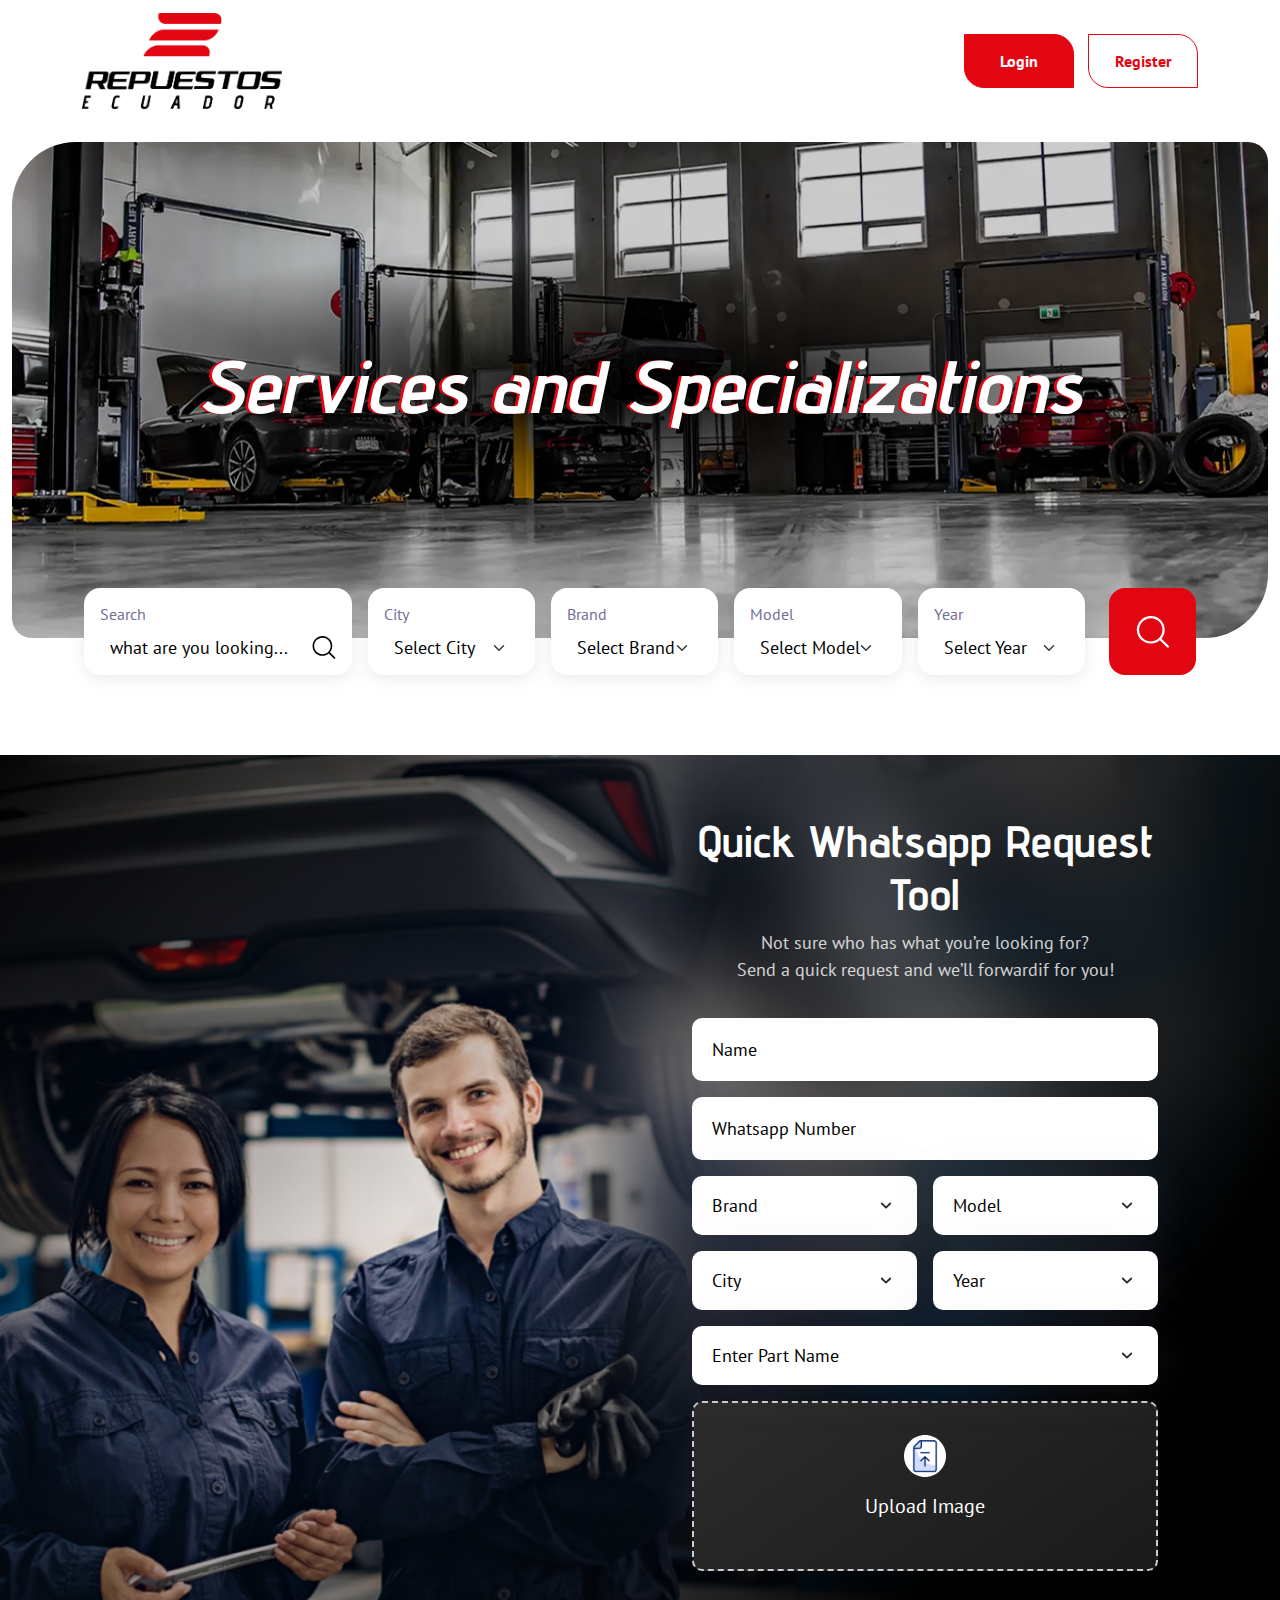
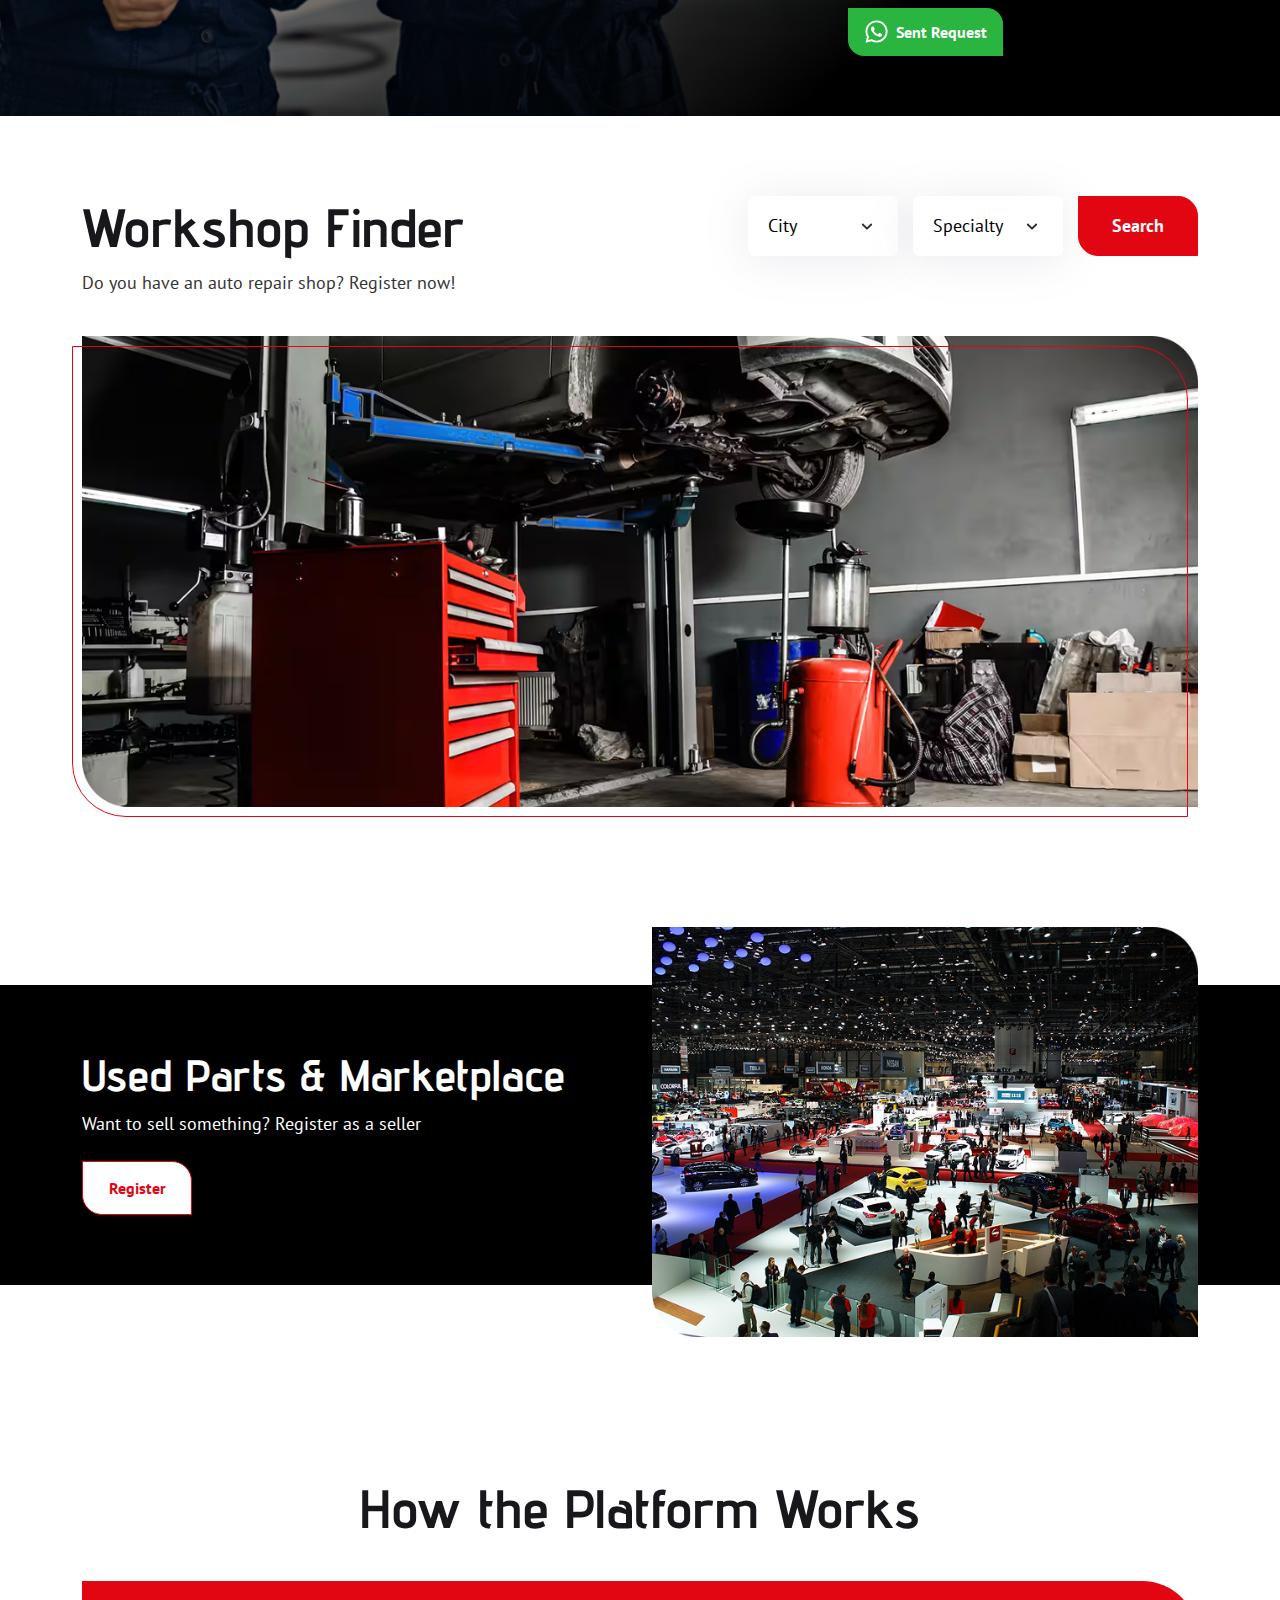
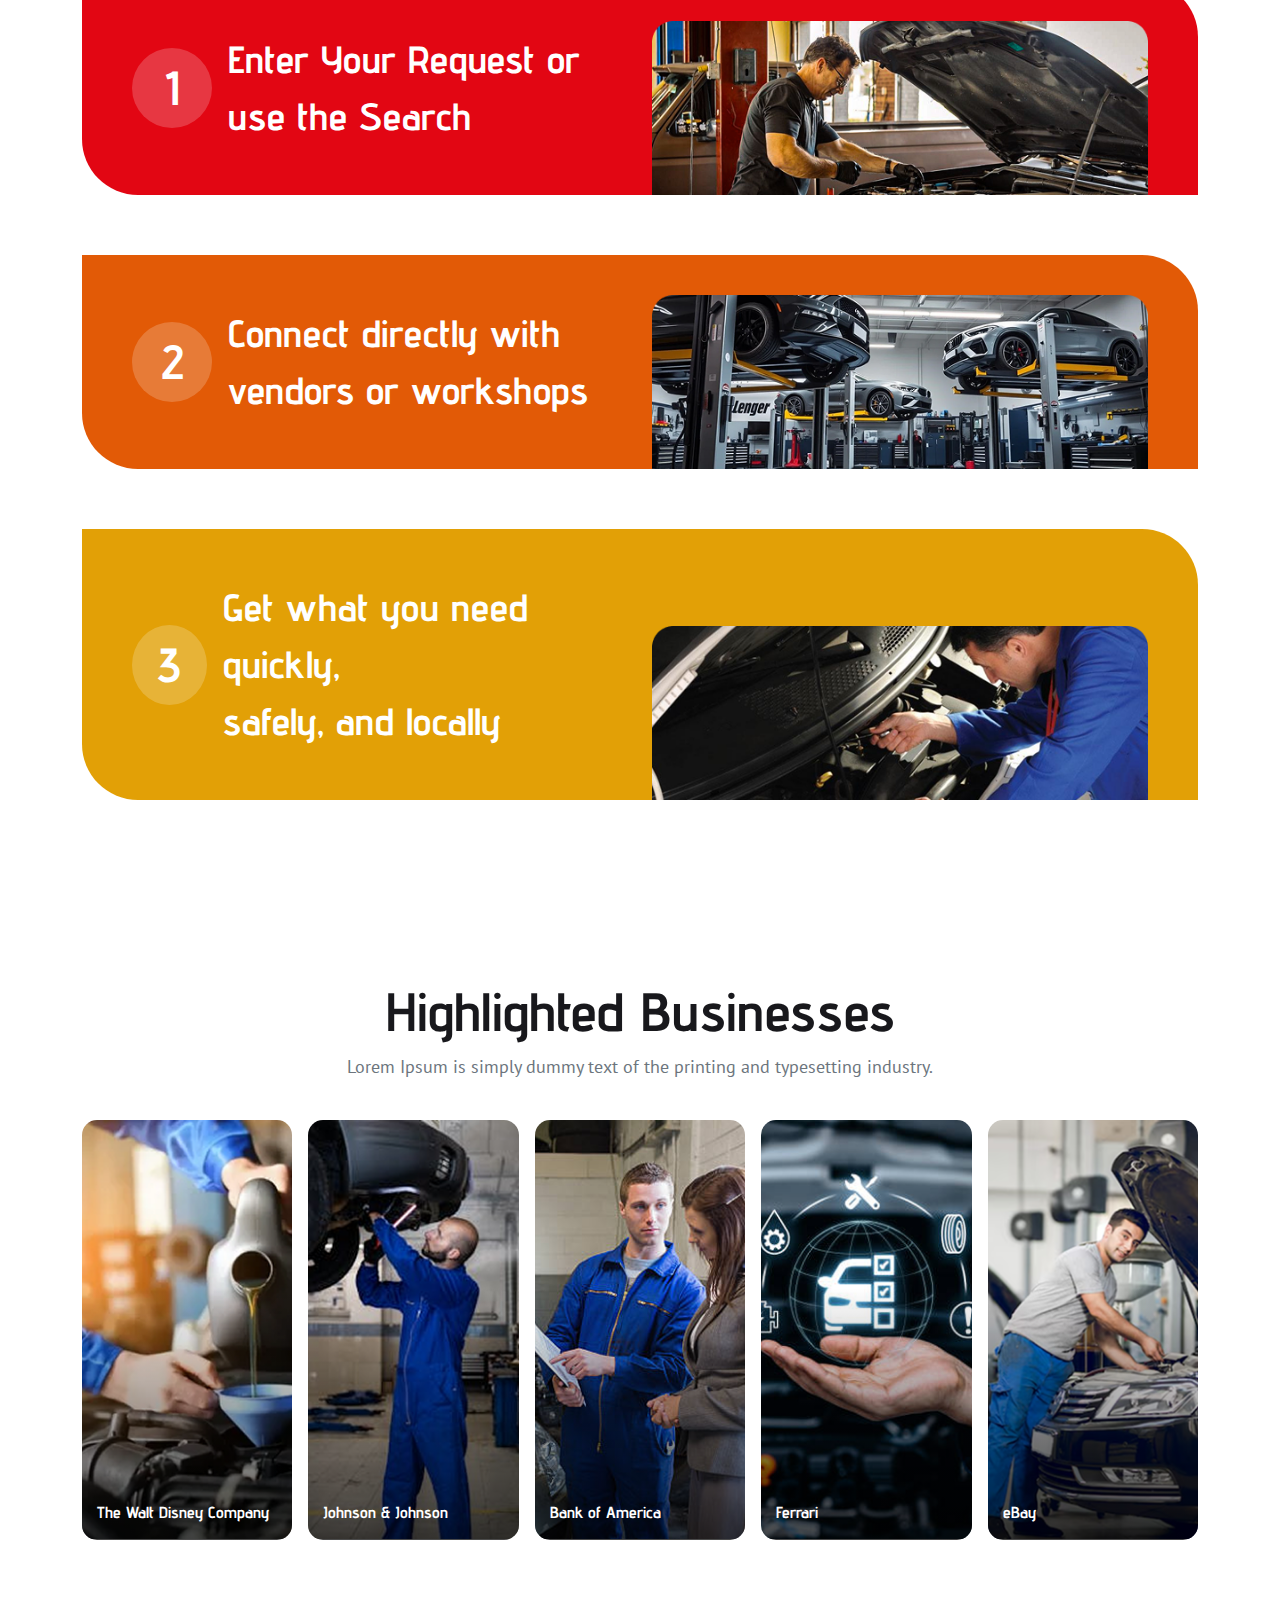
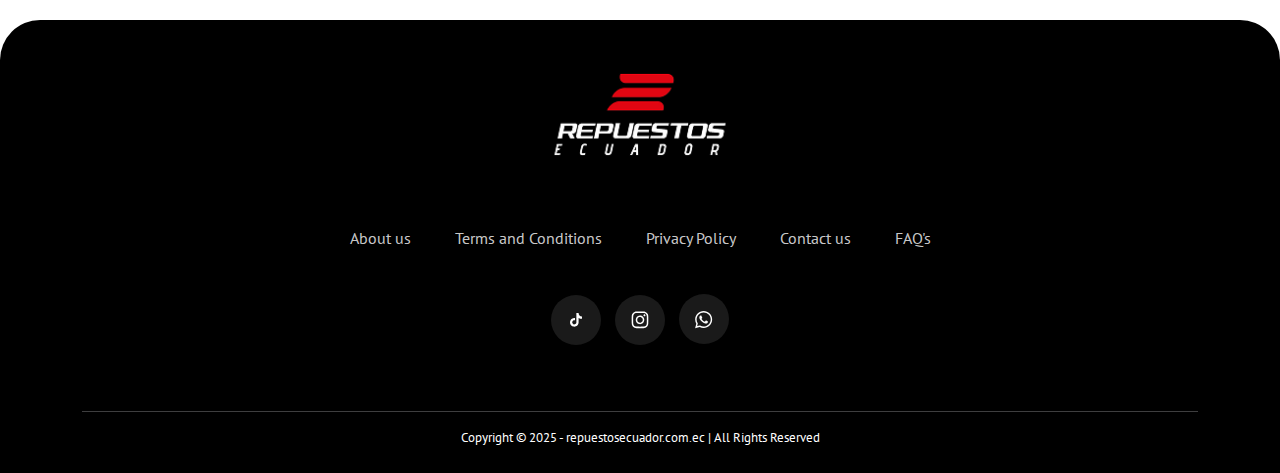
<file: index.html>
<!DOCTYPE html>
<html lang="en">
  <head>
    <meta charset="UTF-8" />
    <meta http-equiv="X-UA-Compatible" content="IE=edge" />
    <meta
      name="viewport"
      content="width=device-width, initial-scale=1.0, maximum-scale=1.0, user-scalable=no"
    />
    <title>Repuestos - Home</title>
    <link rel="stylesheet" href="css/all.min.css" />
    <link rel="stylesheet" href="css/bootstrap.min.css" />
    <link rel="stylesheet" href="css/style.css" />
  </head>
  <body>
    <header class="main-header">
      <div class="container">
        <nav class="navbar navbar-expand-lg navbar-light">
          <a class="navbar-brand" href="index.html">
            <img src="img/logo.png" alt="logo" />
          </a>
          <button
            class="navbar-toggler"
            type="button"
            data-bs-toggle="collapse"
            data-bs-target="#navbarSupportedContent"
            aria-controls="navbarSupportedContent"
            aria-expanded="false"
            aria-label="Toggle navigation"
          >
            <span class="navbar-toggler-icon"></span>
          </button>

          <div
            class="collapse navbar-collapse justify-content-end"
            id="navbarSupportedContent"
          >
            <ul class="navbar-nav header-btn">
              <li class="nav-item login-btn dropdown">
                <a
                  class="nav-link dropdown-toggle menu-list"
                  href="#"
                  id="login"
                  role="button"
                  data-bs-toggle="dropdown"
                  aria-expanded="false"
                >
                  Login
                </a>
                <ul class="dropdown-menu" aria-labelledby="login">
                  <li>
                    <a class="dropdown-item" href="login.html">Customer</a>
                  </li>
                  <li>
                    <a class="dropdown-item" href="login.html"
                      >Auto Parts Store</a
                    >
                  </li>
                  <li>
                    <a class="dropdown-item" href="login.html">Workshop</a>
                  </li>
                </ul>
              </li>
              <li class="nav-item register-btn dropdown">
                <a
                  class="nav-link dropdown-toggle menu-list"
                  href="sign-up.html"
                >
                  Register
                </a>
              </li>
              <!-- <li class="nav-item register-btn dropdown">
                <a
                  class="nav-link dropdown-toggle menu-list"
                  href="#"
                  id="Register"
                  role="button"
                  data-bs-toggle="dropdown"
                  aria-expanded="false"
                >
                  Register
                </a>
                <ul class="dropdown-menu" aria-labelledby="Register">
                  <li><a class="dropdown-item" href="#">Action</a></li>
                  <li><a class="dropdown-item" href="#">Another action</a></li>
                  <li>
                    <a class="dropdown-item" href="#">Something else here</a>
                  </li>
                </ul>
              </li> -->
            </ul>
          </div>
        </nav>
      </div>
    </header>
    <!-- Hero-section -->
    <section class="hero-section">
      <div class="container-fluid">
        <div class="hero-inner-section">
          <h1>Services and Specializations</h1>
        </div>
      </div>
    </section>
    <!--search-section  -->
    <section class="search-section">
      <div class="container">
        <div class="search-inner-section">
          <!-- Search -->
          <div class="filter-box filter-box-one">
            <label class="form-label">Search</label>
            <div class="d-flex align-items-center">
              <input
                type="text"
                class="form-control"
                placeholder="what are you looking..."
              />
              <img src="img/search-black.svg" alt="search-black" />
            </div>
          </div>

          <!-- City -->
          <div class="filter-box">
            <label class="form-label">City</label>
            <select class="form-select">
              <option selected>Select City</option>
              <option>New York</option>
            </select>
          </div>

          <!-- Brand -->
          <div class="filter-box">
            <label class="form-label">Brand</label>
            <select class="form-select">
              <option selected>Select Brand</option>
              <option>Honda</option>
            </select>
          </div>

          <!-- Model -->
          <div class="filter-box">
            <label class="form-label">Model</label>
            <select class="form-select">
              <option selected>Select Model</option>
              <option>Civic</option>
            </select>
          </div>

          <!-- Year -->
          <div class="filter-box">
            <label class="form-label">Year</label>
            <select class="form-select">
              <option selected>Select Year</option>
              <option>2024</option>
            </select>
          </div>

          <!-- Search Button -->
          <a href="search.html">
            <button class="search-button">
              <img src="img/search-white.svg" alt="search-white" />
            </button>
          </a>
        </div>
      </div>
    </section>
    <!--Request Tool section  -->
    <section class="request-tool-section">
      <div class="container">
        <div class="row justify-content-end">
          <div class="col-lg-6">
            <div class="request-tool-inner">
              <div class="request-tool-head">
                <h2>Quick Whatsapp Request Tool</h2>
                <p>
                  Not sure who has what you’re looking for? <br />
                  Send a quick request and we’ll forwardif for you!
                </p>
              </div>
              <div class="parts-form-wrapper">
                <form class="parts-form">
                  <!-- Name -->
                  <div class="mb-3">
                    <input type="text" class="parts-input" placeholder="Name" />
                  </div>

                  <!-- WhatsApp -->
                  <div class="mb-3">
                    <input
                      type="text"
                      class="parts-input"
                      placeholder="Whatsapp Number"
                    />
                  </div>

                  <!-- Brand & Model -->
                  <div class="row g-3 mb-3">
                    <div class="col">
                      <select class="parts-select">
                        <option disabled selected>Brand</option>
                        <option>Samsung</option>
                        <option>Apple</option>
                        <option>Vivo</option>
                      </select>
                    </div>
                    <div class="col">
                      <select class="parts-select">
                        <option disabled selected>Model</option>
                        <option>Samsung</option>
                        <option>Apple</option>
                        <option>Vivo</option>
                      </select>
                    </div>
                  </div>

                  <!-- City & Year -->
                  <div class="row g-3 mb-3">
                    <div class="col">
                      <select class="parts-select">
                        <option disabled selected>City</option>
                        <option>Ahmedabad</option>
                        <option>Surat</option>
                      </select>
                    </div>
                    <div class="col">
                      <select class="parts-select">
                        <option disabled selected>Year</option>
                        <option>2024</option>
                        <option>2023</option>
                        <option>2022</option>
                      </select>
                    </div>
                  </div>

                  <!-- Part Name -->
                  <div class="mb-3">
                    <select class="parts-select">
                      <option disabled selected>Enter Part Name</option>
                      <option>Samsung</option>
                      <option>Apple</option>
                      <option>Vivo</option>
                    </select>
                  </div>

                  <!-- Upload Image -->
                  <div class="mb-3">
                    <label
                      for="parts-upload"
                      class="parts-upload-label d-block"
                    >
                      <img src="img/upload.svg" alt="" />
                      <p>Upload Image</p>
                    </label>
                    <input type="file" id="parts-upload" class="d-none" />
                  </div>

                  <!-- Submit -->
                  <button
                    type="submit"
                    class="parts-submit-btn"
                    onclick="myFunction()"
                  >
                    <img src="img/whatsapp.svg" alt="whatsapp" /> Sent Request
                  </button>
                </form>
              </div>
            </div>
          </div>
        </div>
      </div>
    </section>
    <!-- workshop-finder -->
    <section class="workshop-finder">
      <div class="container">
        <div class="header-area">
          <div class="text-area">
            <h2 class="title">Workshop Finder</h2>
            <p class="subtitle">
              Do you have an auto repair shop?
              <a href="sign-up.html">Register now!</a>
            </p>
          </div>

          <form class="form-area">
            <select class="custom-select">
              <option disabled selected>City</option>
              <option>Ahmedabad</option>
              <option>Surat</option>
            </select>
            <select class="custom-select">
              <option disabled selected>Specialty</option>
              <option>Engine</option>
              <option>Tyres</option>
            </select>
            <button type="submit" class="search-btn">Search</button>
          </form>
        </div>

        <div class="image-box">
          <img
            src="img/workshop-finder.png"
            alt="Workshop"
            class="workshop-image"
          />
        </div>
      </div>
    </section>
    <!-- marketplace-section -->
    <section class="marketplace-section">
      <div class="container">
        <div class="row align-items-center">
          <div class="col-lg-6">
            <div class="text-box">
              <h2>Used Parts & Marketplace</h2>
              <p>Want to sell something? Register as a seller</p>
              <a href="#" class="register-btn">Register</a>
            </div>
          </div>
          <div class="col-lg-6">
            <div class="image-marketplace">
              <img src="img/marketplace-bg.png" alt="Marketplace Image" />
            </div>
          </div>
        </div>
      </div>
    </section>
    <!-- platform-steps -->

    <section class="platform-steps">
      <div class="container">
        <h2 class="text-center">How the Platform Works</h2>
        <div class="sticky-section">
          <div class="scroll-section">
            <!-- Step 1 -->
            <div class="bg-red step text-white">
              <div class="row align-items-end">
                <div class="col-md-6">
                  <div
                    class="platform-text-inner d-flex align-items-center gap-3"
                  >
                    <div class="step-circle">1</div>
                    <p class="mb-0">
                      Enter Your Request or <br />
                      use the Search
                    </p>
                  </div>
                </div>
                <div class="col-md-6">
                  <img
                    src="img/platform-steps-1.png"
                    class="img-fluid h-100 w-100 object-fit-cover"
                    alt="Step 1"
                  />
                </div>
              </div>
            </div>

            <!-- Step 2 -->
            <div class="bg-orange step text-white">
              <div class="row align-items-end">
                <div class="col-md-6">
                  <div
                    class="platform-text-inner d-flex align-items-center gap-3"
                  >
                    <div class="step-circle">2</div>
                    <p class="mb-0">
                      Connect directly with <br />
                      vendors or workshops
                    </p>
                  </div>
                </div>
                <div class="col-md-6">
                  <img
                    src="img/platform-steps-2.png"
                    class="img-fluid h-100 w-100 object-fit-cover"
                    alt="Step 2"
                  />
                </div>
              </div>
            </div>

            <!-- Step 3 -->
            <div class="bg-yellow step text-white">
              <div class="row align-items-end">
                <div class="col-md-6">
                  <div
                    class="platform-text-inner d-flex align-items-center gap-3"
                  >
                    <div class="step-circle">3</div>
                    <p class="mb-0">
                      Get what you need quickly, <br />
                      safely, and locally
                    </p>
                  </div>
                </div>
                <div class="col-md-6">
                  <img
                    src="img/platform-steps-3.png"
                    class="img-fluid h-100 w-100 object-fit-cover"
                    alt="Step 3"
                  />
                </div>
              </div>
            </div>
          </div>
        </div>
      </div>
    </section>

    <!-- Highlighted Businesses Section -->
    <section class="highlighted-section">
      <div class="container text-center">
        <h2>Highlighted Businesses</h2>
        <p class="text-muted">
          Lorem Ipsum is simply dummy text of the printing and typesetting
          industry.
        </p>

        <div class="highlight-main-wrap">
          <div class="highlight-inner">
            <div
              class="highlight-card"
              style="background-image: url('img/Highlighted-1.png')"
            >
              <p>The Walt Disney Company</p>
            </div>
          </div>
          <div class="highlight-inner">
            <div
              class="highlight-card"
              style="background-image: url('img/Highlighted-2.png')"
            >
              <p>Johnson & Johnson</p>
            </div>
          </div>
          <div class="highlight-inner">
            <div
              class="highlight-card"
              style="background-image: url('img/Highlighted-3.png')"
            >
              <p>Bank of America</p>
            </div>
          </div>
          <div class="highlight-inner">
            <div
              class="highlight-card"
              style="background-image: url('img/Highlighted-4.png')"
            >
              <p>Ferrari</p>
            </div>
          </div>
          <div class="highlight-inner">
            <div
              class="highlight-card"
              style="background-image: url('img/Highlighted-5.png   ')"
            >
              <p>eBay</p>
            </div>
          </div>
        </div>
      </div>
    </section>

    <!-- Footer -->
    <footer class="footer-section">
      <div class="container text-center">
        <img src="img/footer-logo.png" alt="Logo" class="footer-logo mb-4" />

        <div class="footer-links">
          <a href="#">About us</a>
          <a href="#">Terms and Conditions</a>
          <a href="#">Privacy Policy</a>
          <a href="#">Contact us</a>
          <a href="#">FAQ's</a>
        </div>

        <div class="social-icons mb-4">
          <a href="#"><img src="img/tiktok 1.svg" alt="tiktok" /></a>
          <a href="#"><img src="img/instagram 1.svg" alt="" /></a>
          <a href="#"><img src="img/whatsapp-footer.svg" alt="" /></a>
        </div>

        <div class="footer-bottom">
          <hr class="bg-light" />
          <p>Copyright © 2025 - repuestosecuador.com.ec | All Rights Reserved</p>
        </div>
      </div>
    </footer>

    <script src="js/bootstrap.bundle.min.js"></script>

    <script>
      function myFunction() {
        alert(
          "Your request has been shared with respective stores successfully"
        );
      }
    </script>

    <script src="js/gsap.min.js"></script>
    <script src="js/ScrollTrigger.min.js"></script>

    <script>
      gsap.registerPlugin(ScrollTrigger);

      // Run only if screen width is greater than 768px (desktop/tablet)
      if (window.innerWidth > 768) {
        const steps = document.querySelectorAll(".step");

        steps.forEach((step, index) => {
          ScrollTrigger.create({
            trigger: step,
            start: "top top+=100", // stick when top of step hits 100px from top (below h2)
            end: () => {
              const height = step.offsetHeight;
              return `+=${height}`;
            },
            pin: true,
            pinSpacing: false,
            markers: false,
          });
        });
      }
    </script>
  </body>
</html>
</file>
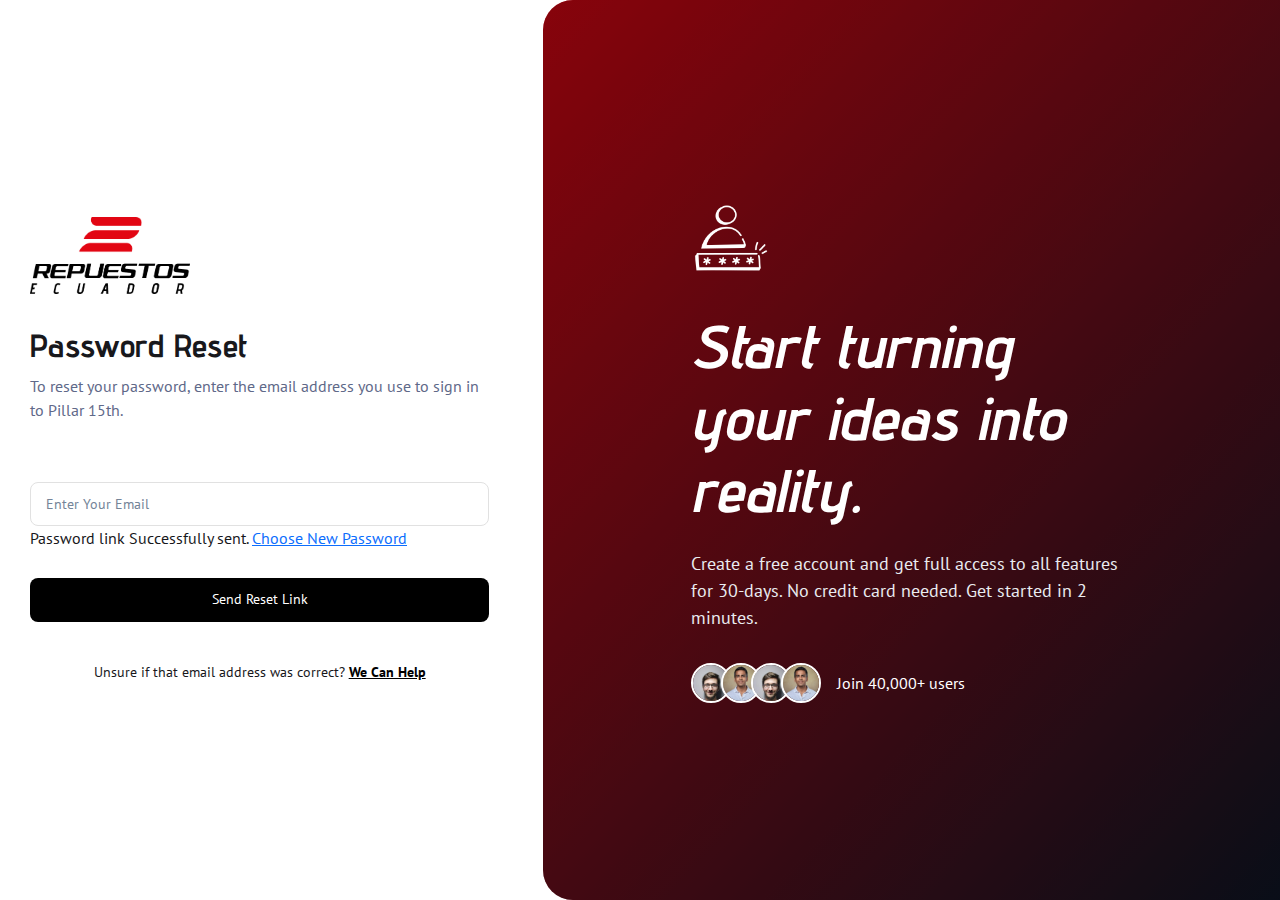
<file: forgot-password.html>
<!DOCTYPE html>
<html lang="en">
  <head>
    <meta charset="UTF-8" />
    <meta http-equiv="X-UA-Compatible" content="IE=edge" />
    <meta name="viewport" content="width=device-width, initial-scale=1.0" />
    <title>Forgot-Password</title>
    <link
      rel="stylesheet"
      href="https://cdnjs.cloudflare.com/ajax/libs/font-awesome/5.13.0/css/all.min.css"
    />
    <link rel="stylesheet" href="css/bootstrap.min.css" />
    <link rel="stylesheet" href="css/login.css" />
  </head>
  <body>
    <section class="form-body">
      <div class="login-inner">
        <div class="row align-items-center justify-content-center">
          <div class="col-lg-5 col-md-6">
            <div class="form-details-wrap">
              <div class="brand-logo">
                <a href="login.html">
                  <img src="img/logo.png" alt="logo" class="img-fluid" />
                </a>
              </div>
              <div class="form-title">
                <h3>Password Reset</h3>
                <p>
                  To reset your password, enter the email address you use to
                  sign in to Pillar 15th.
                </p>
              </div>
              <form class="login-wrap">
                <input
                  type="email"
                  placeholder="Enter Your Email"
                  class="email-wrap"
                />
                <div id="sectiontohide">
                  Password link Successfully sent.
                  <a href="new-password.html">Choose New Password</a>
                </div>
                <!-- <button type="submit">Send Reset Link</button> -->
              </form>
              <button
                onclick="toggle_div_fun('sectiontohide');"
                class="reset-btn"
              >
                Send Reset Link
              </button>

              <div class="form-footer">
                <p class="mb-0">
                  Unsure if that email address was correct?
                  <a href="#">We Can Help</a>
                </p>
              </div>
            </div>
          </div>
          <div class="col-lg-7">
            <div class="form-bg-right">
              <div class="testimonial">
                <img
                  src="img/login.png"
                  alt="login"
                  class="img-fluid login-temp"
                />
                <h2>Start turning your ideas into reality.</h2>
                <p>
                  Create a free account and get full access to all features for
                  30-days. No credit card needed. Get started in 2 minutes.
                </p>
                <div class="users-list">
                  <ul>
                    <li>
                      <div class="user-profile">
                        <img
                          src="img/profile1.jpg"
                          alt="profile1"
                          class="img-fluid"
                        />
                      </div>
                    </li>
                    <li>
                      <div class="user-profile">
                        <img
                          src="img/profile2.jpg"
                          alt="profile2"
                          class="img-fluid"
                        />
                      </div>
                    </li>
                    <li>
                      <div class="user-profile">
                        <img
                          src="img/profile1.jpg"
                          alt="profile1"
                          class="img-fluid"
                        />
                      </div>
                    </li>
                    <li>
                      <div class="user-profile">
                        <img
                          src="img/profile2.jpg"
                          alt="profile2"
                          class="img-fluid"
                        />
                      </div>
                    </li>
                  </ul>
                  <span>Join 40,000+ users</span>
                </div>
              </div>
            </div>
          </div>
        </div>
      </div>
    </section>
    <script src="js/bootstrap.bundle.min.js"></script>

    <script>
      function toggle_div_fun(id) {
        var divelement = document.getElementById(id);
        if (divelement.style.display == "block")
          divelement.style.display = "block";
        else divelement.style.display = "block";
      }
    </script>
  </body>
</html>
</file>
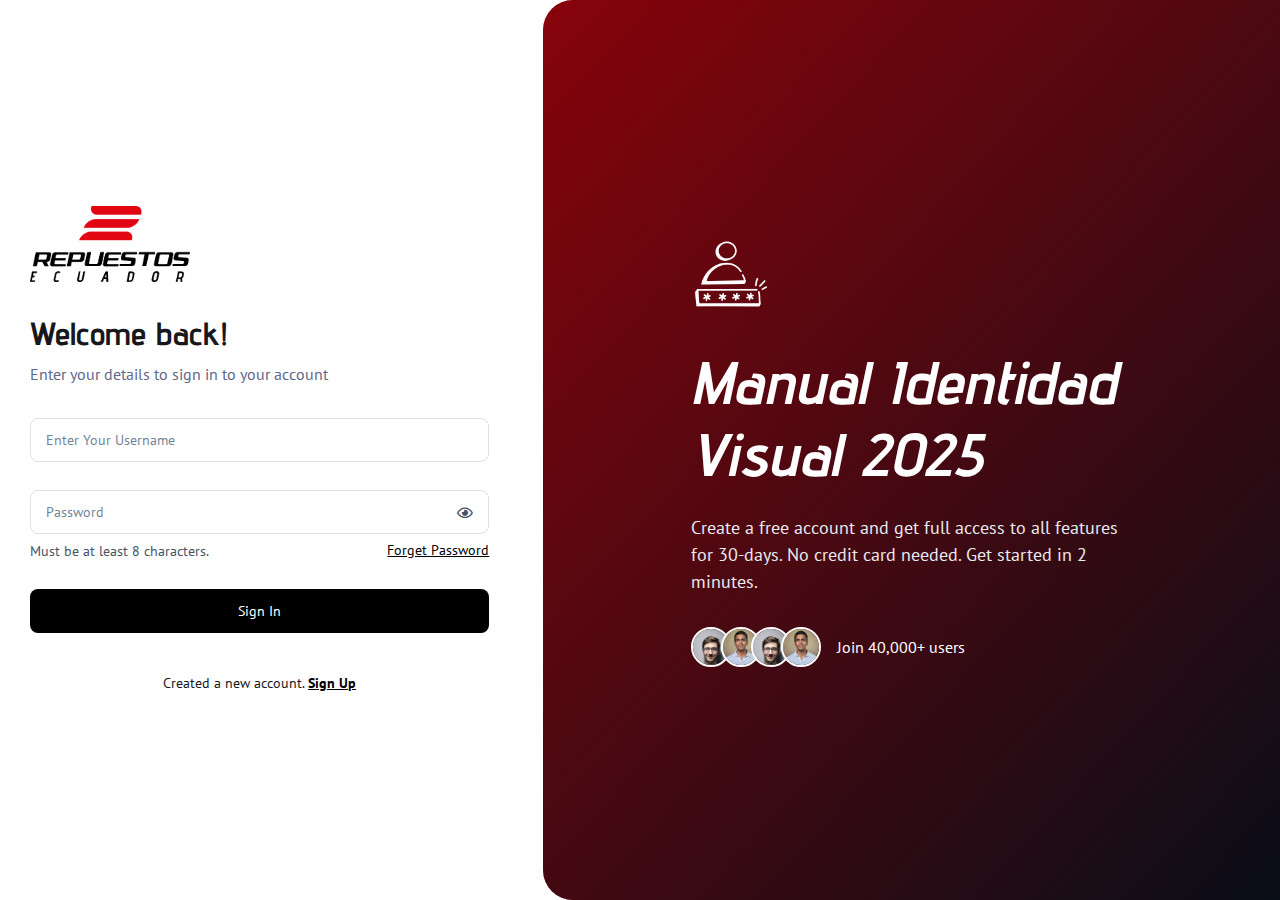
<file: login.html>
<!DOCTYPE html>
<html lang="en">
  <head>
    <meta charset="UTF-8" />
    <meta http-equiv="X-UA-Compatible" content="IE=edge" />
    <meta name="viewport" content="width=device-width, initial-scale=1.0" />
    <title>Login-page</title>
    <link
      rel="stylesheet"
      href="https://cdnjs.cloudflare.com/ajax/libs/font-awesome/5.13.0/css/all.min.css"
    />
    <link rel="stylesheet" href="css/bootstrap.min.css" />
    <link rel="stylesheet" href="css/login.css" />
  </head>
  <body>
    <section class="form-body">
      <div class="login-inner">
        <div class="row align-items-center justify-content-center">
          <div class="col-lg-5 col-md-6">
            <div class="form-details-wrap">
              <div class="brand-logo">
                <a href="login.html">
                  <img src="img/logo.png" alt="logo" class="img-fluid" />
                </a>
              </div>
              <div class="form-title">
                <h3>Welcome back!</h3>
                <p>Enter your details to sign in to your account</p>
              </div>
              <form class="login-wrap">
                <input type="text" placeholder="Enter Your Username" />
                <div class="pass-wrap">
                  <input
                    type="password"
                    name="password"
                    placeholder="Password"
                    autocomplete="current-password"
                    required=""
                    id="id_password"
                  />
                  <i class="far fa-eye" id="togglePassword"></i>
                </div>
                <div class="forget-wrap">
                  <span>Must be at least 8 characters.</span>
                  <a href="forgot-password.html">Forget Password</a>
                </div>
                <button type="submit">Sign In</button>
              </form>
              <div class="form-footer">
                <p class="mb-0">
                  Created a new account. <a href="sign-up.html">Sign Up</a>
                </p>
              </div>
            </div>
          </div>
          <div class="col-lg-7">
            <div class="form-bg-right">
              <div class="testimonial">
                <img
                  src="img/login.png"
                  alt="login"
                  class="img-fluid login-temp"
                />
                <h2>Manual Identidad Visual 2025</h2>
                <p>
                  Create a free account and get full access to all features for
                  30-days. No credit card needed. Get started in 2 minutes.
                </p>
                <div class="users-list">
                  <ul>
                    <li>
                      <div class="user-profile">
                        <img
                          src="img/profile1.jpg"
                          alt="profile1"
                          class="img-fluid"
                        />
                      </div>
                    </li>
                    <li>
                      <div class="user-profile">
                        <img
                          src="img/profile2.jpg"
                          alt="profile2"
                          class="img-fluid"
                        />
                      </div>
                    </li>
                    <li>
                      <div class="user-profile">
                        <img
                          src="img/profile1.jpg"
                          alt="profile1"
                          class="img-fluid"
                        />
                      </div>
                    </li>
                    <li>
                      <div class="user-profile">
                        <img
                          src="img/profile2.jpg"
                          alt="profile2"
                          class="img-fluid"
                        />
                      </div>
                    </li>
                  </ul>
                  <span>Join 40,000+ users</span>
                </div>
              </div>
            </div>
          </div>
        </div>
      </div>
    </section>
    <script src="js/bootstrap.bundle.min.js"></script>
    <script>
      const togglePassword = document.querySelector("#togglePassword");
      const password = document.querySelector("#id_password");

      togglePassword.addEventListener("click", function (e) {
        // toggle the type attribute
        const type =
          password.getAttribute("type") === "password" ? "text" : "password";
        password.setAttribute("type", type);
        // toggle the eye slash icon
        this.classList.toggle("fa-eye-slash");
      });
    </script>
  </body>
</html>
</file>
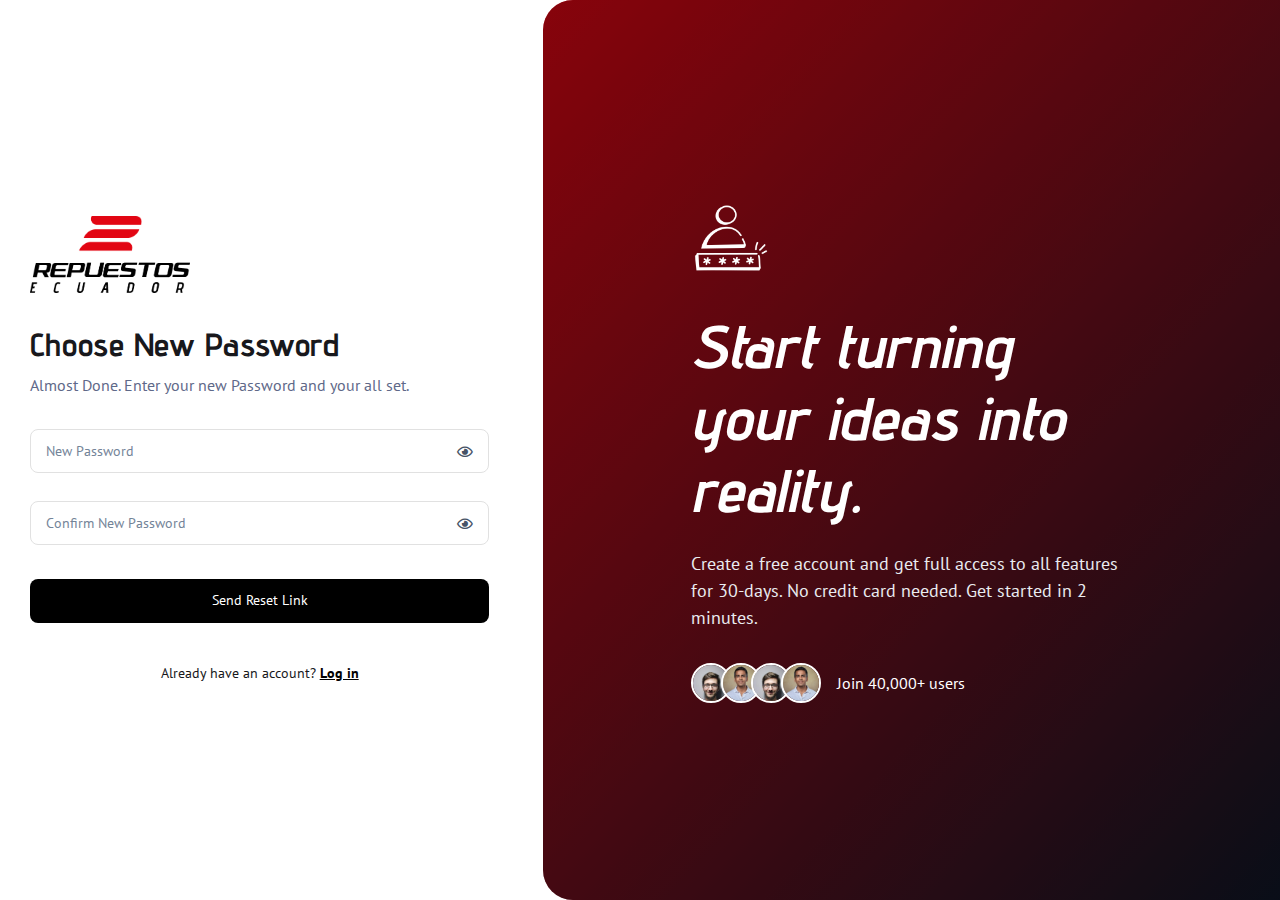
<file: new-password.html>
<!DOCTYPE html>
<html lang="en">
  <head>
    <meta charset="UTF-8" />
    <meta http-equiv="X-UA-Compatible" content="IE=edge" />
    <meta name="viewport" content="width=device-width, initial-scale=1.0" />
    <title>Choose-Password</title>
    <link
      rel="stylesheet"
      href="https://cdnjs.cloudflare.com/ajax/libs/font-awesome/5.13.0/css/all.min.css"
    />
    <link rel="stylesheet" href="css/bootstrap.min.css" />
    <link rel="stylesheet" href="css/login.css" />
  </head>
  <body>
    <section class="form-body">
      <div class="login-inner">
        <div class="row align-items-center justify-content-center">
          <div class="col-lg-5 col-md-6">
            <div class="form-details-wrap">
              <div class="brand-logo">
                <a href="login.html">
                  <img src="img/logo.png" alt="logo" class="img-fluid" />
                </a>
              </div>
              <div class="form-title">
                <h3>Choose New Password</h3>
                <p>Almost Done. Enter your new Password and your all set.</p>
              </div>
              <form class="login-wrap">
                <div class="pass-wrap">
                  <input
                    type="password"
                    name="password"
                    placeholder="New Password"
                    autocomplete="current-password"
                    required=""
                    id="id_password"
                  />
                  <i class="far fa-eye" id="togglePassword"></i>
                </div>
                <div class="pass-wrap">
                  <input
                    type="password"
                    name="password"
                    placeholder="Confirm New Password"
                    autocomplete="current-password"
                    required=""
                    id="id_password_sec"
                  />
                  <i class="far fa-eye" id="togglePassword_sec"></i>
                </div>
                <button type="submit">Send Reset Link</button>
              </form>

              <div class="form-footer">
                <p class="mb-0">
                  Already have an account? <a href="login.html">Log in</a>
                </p>
              </div>
            </div>
          </div>
          <div class="col-lg-7">
            <div class="form-bg-right">
              <div class="testimonial">
                <img
                  src="img/login.png"
                  alt="login"
                  class="img-fluid login-temp"
                />
                <h2>Start turning your ideas into reality.</h2>
                <p>
                  Create a free account and get full access to all features for
                  30-days. No credit card needed. Get started in 2 minutes.
                </p>
                <div class="users-list">
                  <ul>
                    <li>
                      <div class="user-profile">
                        <img
                          src="img/profile1.jpg"
                          alt="profile1"
                          class="img-fluid"
                        />
                      </div>
                    </li>
                    <li>
                      <div class="user-profile">
                        <img
                          src="img/profile2.jpg"
                          alt="profile2"
                          class="img-fluid"
                        />
                      </div>
                    </li>
                    <li>
                      <div class="user-profile">
                        <img
                          src="img/profile1.jpg"
                          alt="profile1"
                          class="img-fluid"
                        />
                      </div>
                    </li>
                    <li>
                      <div class="user-profile">
                        <img
                          src="img/profile2.jpg"
                          alt="profile2"
                          class="img-fluid"
                        />
                      </div>
                    </li>
                  </ul>
                  <span>Join 40,000+ users</span>
                </div>
              </div>
            </div>
          </div>
        </div>
      </div>
    </section>
    <script src="js/bootstrap.bundle.min.js"></script>
    <script>
      const togglePassword_sec = document.querySelector("#togglePassword_sec");
      const password_sec = document.querySelector("#id_password_sec");

      togglePassword_sec.addEventListener("click", function (e) {
        // toggle the type attribute
        const type =
          password_sec.getAttribute("type") === "password"
            ? "text"
            : "password";
        password_sec.setAttribute("type", type);
        // toggle the eye slash icon
        this.classList.toggle("fa-eye-slash");
      });
    </script>
    <script>
      const togglePassword = document.querySelector("#togglePassword");
      const password = document.querySelector("#id_password");

      togglePassword.addEventListener("click", function (e) {
        // toggle the type attribute
        const type =
          password.getAttribute("type") === "password" ? "text" : "password";
        password.setAttribute("type", type);
        // toggle the eye slash icon
        this.classList.toggle("fa-eye-slash");
      });
    </script>
  </body>
</html>
</file>
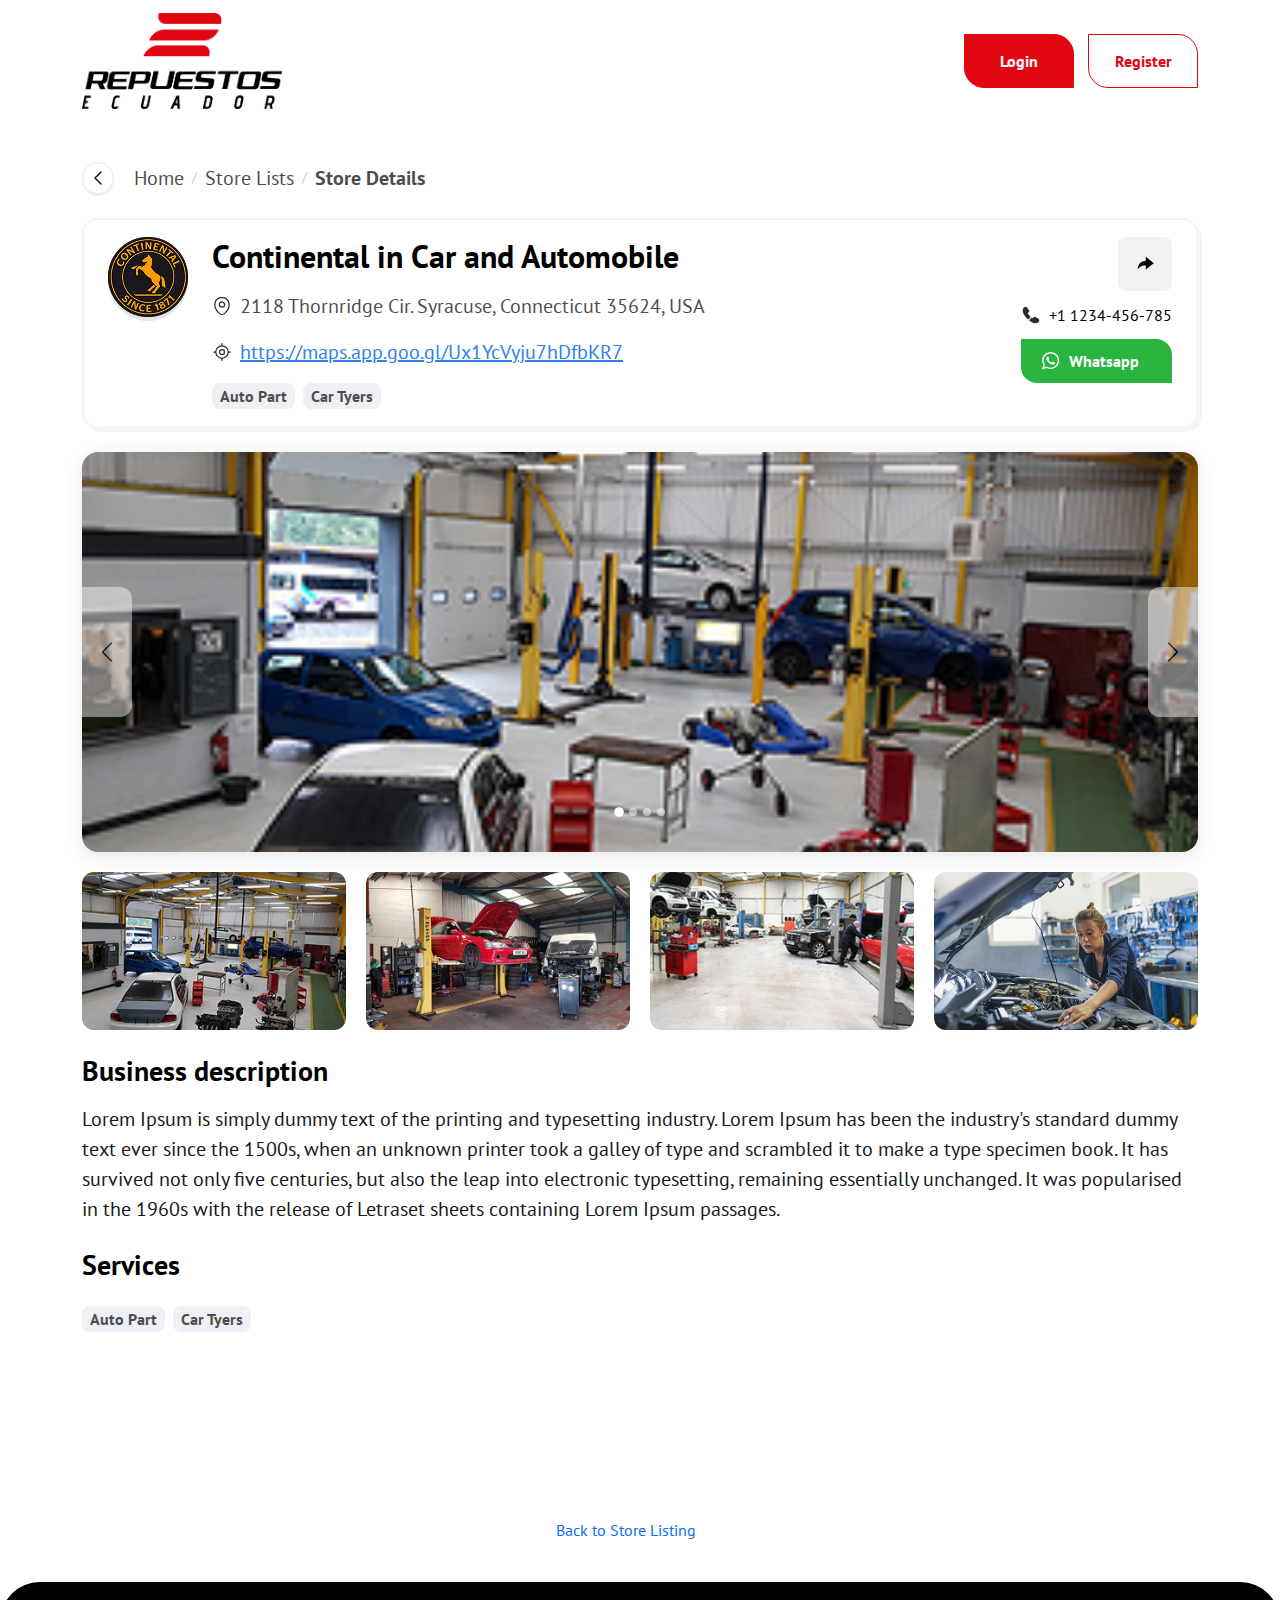
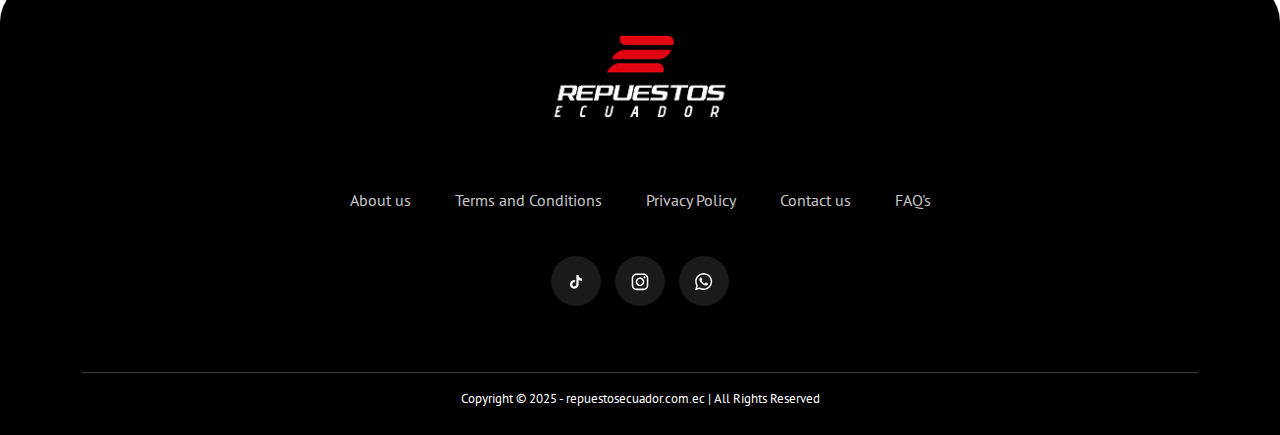
<file: search-inner.html>
<!DOCTYPE html>
<html lang="en">
  <head>
    <meta charset="UTF-8" />
    <meta name="viewport" content="width=device-width, initial-scale=1.0" />
    <link rel="stylesheet" href="css/all.min.css" />
    <link rel="stylesheet" href="css/bootstrap.min.css" />
    <link rel="stylesheet" href="css/style.css" />
    <link rel="stylesheet" href="css/search-inner.css" />
    <title>Repuestos - Search Inner</title>
  </head>
  <body>
    <header class="main-header">
      <div class="container">
        <nav class="navbar navbar-expand-lg navbar-light">
          <a class="navbar-brand" href="index.html">
            <img src="img/logo.png" alt="logo" />
          </a>
          <button
            class="navbar-toggler"
            type="button"
            data-bs-toggle="collapse"
            data-bs-target="#navbarSupportedContent"
            aria-controls="navbarSupportedContent"
            aria-expanded="false"
            aria-label="Toggle navigation"
          >
            <span class="navbar-toggler-icon"></span>
          </button>

          <div
            class="collapse navbar-collapse justify-content-end"
            id="navbarSupportedContent"
          >
            <ul class="navbar-nav header-btn">
              <li class="nav-item login-btn dropdown">
                <a
                  class="nav-link dropdown-toggle menu-list"
                  href="#"
                  id="login"
                  role="button"
                  data-bs-toggle="dropdown"
                  aria-expanded="false"
                >
                  Login
                </a>
                <ul class="dropdown-menu" aria-labelledby="login">
                  <li>
                    <a class="dropdown-item" href="login.html">Customer</a>
                  </li>
                  <li>
                    <a class="dropdown-item" href="login.html"
                      >Auto Parts Store</a
                    >
                  </li>
                  <li>
                    <a class="dropdown-item" href="login.html">Workshop</a>
                  </li>
                </ul>
              </li>
              <li class="nav-item register-btn dropdown">
                <a
                  class="nav-link dropdown-toggle menu-list"
                  href="sign-up.html"
                >
                  Register
                </a>
              </li>
            </ul>
          </div>
        </nav>
      </div>
    </header>

    <section class="business-description-section">
      <div class="container">
        <div class="businesses-feature">
          <div class="businesses-detail">
            <div class="breadcrumb-nav">
              <span class="go-back-button">
                <img src="img/go-back.svg" alt="Back" />
              </span>
              <a href="#" class="breadcrumb-link"> Home </a>
              <span class="breadcrumb-separator">/</span>
              <a href="#" class="breadcrumb-link">Store Lists</a>
              <span class="breadcrumb-separator">/</span>
              <span class="breadcrumb-current">Store Details</span>
            </div>

            <div class="store-details-card">
              <div class="store-branding">
                <div class="store-logo">
                  <img src="img/company-logo.png" alt="Continental Logo" />
                </div>
                <div class="store-info">
                  <h1 class="store-title">Continental in Car and Automobile</h1>

                  <div class="location-address">
                    <img src="img/location.svg" alt="Location" />
                    <span
                      >2118 Thornridge Cir. Syracuse, Connecticut 35624,
                      USA</span
                    >
                  </div>

                  <div class="map-link">
                    <img src="img/gps.svg" alt="Map" />
                    <a
                      href="https://maps.app.goo.gl/Ux1YcVyju7hDfbKR7"
                      target="_blank"
                    >
                      https://maps.app.goo.gl/Ux1YcVyju7hDfbKR7
                    </a>
                  </div>

                  <div class="store-categories">
                    <button class="category-tag">Auto Part</button>
                    <button class="category-tag">Car Tyers</button>
                  </div>
                </div>

                <div class="store-actions">
                  <button class="share-btn">
                    <img src="img/share.svg" alt="Share" />
                  </button>
                  <div class="contact-info">
                    <div class="phone-number">
                      <img src="img/call.svg" alt="Phone" />
                      <span>+1 1234-456-785</span>
                    </div>
                    <button class="whatsapp-btn">
                      <img src="img/whatsapp.svg" alt="WhatsApp" />
                      Whatsapp
                    </button>
                  </div>
                </div>
              </div>
            </div>
          </div>

          <div class="business-slider">
            <div class="main-slider-container">
              <div
                id="mainSlider"
                class="carousel slide"
                data-bs-ride="carousel"
              >
                <div class="carousel-inner">
                  <div class="carousel-item active">
                    <img
                      src="img/feature-slide-4.png"
                      class="d-block w-100"
                      alt="Workshop Main 1"
                    />
                  </div>
                  <div class="carousel-item">
                    <img
                      src="img/feature-slide-3.png"
                      class="d-block w-100"
                      alt="Workshop Main 2"
                    />
                  </div>
                  <div class="carousel-item">
                    <img
                      src="img/feature-slide-2.png"
                      class="d-block w-100"
                      alt="Workshop Main 3"
                    />
                  </div>
                  <div class="carousel-item">
                    <img
                      src="img/feature-slide-1.png"
                      class="d-block w-100"
                      alt="Workshop Main 4"
                    />
                  </div>
                </div>

                <button
                  class="carousel-control-prev"
                  type="button"
                  data-bs-target="#mainSlider"
                  data-bs-slide="prev"
                >
                  <span
                    class="carousel-control-prev-icon"
                    aria-hidden="true"
                  ></span>
                  <span class="visually-hidden">Previous</span>
                </button>
                <button
                  class="carousel-control-next"
                  type="button"
                  data-bs-target="#mainSlider"
                  data-bs-slide="next"
                >
                  <span
                    class="carousel-control-next-icon"
                    aria-hidden="true"
                  ></span>
                  <span class="visually-hidden">Next</span>
                </button>

                <div class="carousel-indicators">
                  <button
                    type="button"
                    data-bs-target="#mainSlider"
                    data-bs-slide-to="0"
                    class="active"
                    aria-current="true"
                    aria-label="Slide 1"
                  ></button>
                  <button
                    type="button"
                    data-bs-target="#mainSlider"
                    data-bs-slide-to="1"
                    aria-label="Slide 2"
                  ></button>
                  <button
                    type="button"
                    data-bs-target="#mainSlider"
                    data-bs-slide-to="2"
                    aria-label="Slide 3"
                  ></button>
                  <button
                    type="button"
                    data-bs-target="#mainSlider"
                    data-bs-slide-to="3"
                    aria-label="Slide 4"
                  ></button>
                </div>
              </div>
            </div>

            <div class="small-images-grid">
              <div class="grid-item">
                <img
                  src="img/feature-slide-4.png"
                  alt="Auto Repair Shop 1"
                  class="small-image"
                />
              </div>
              <div class="grid-item">
                <img
                  src="img/feature-slide-3.png"
                  alt="Auto Repair Shop 2"
                  class="small-image"
                />
              </div>
              <div class="grid-item">
                <img
                  src="img/feature-slide-2.png"
                  alt="Auto Repair Shop 3"
                  class="small-image"
                />
              </div>
              <div class="grid-item">
                <img
                  src="img/feature-slide-1.png"
                  alt="Auto Repair Shop 4"
                  class="small-image"
                />
              </div>
            </div>
          </div>

          <div class="businesses-description-wrapper">
            <div class="businesses-description">
              <h1>Business description</h1>
              <p>
                Lorem Ipsum is simply dummy text of the printing and typesetting
                industry. Lorem Ipsum has been the industry's standard dummy
                text ever since the 1500s, when an unknown printer took a galley
                of type and scrambled it to make a type specimen book. It has
                survived not only five centuries, but also the leap into
                electronic typesetting, remaining essentially unchanged. It was
                popularised in the 1960s with the release of Letraset sheets
                containing Lorem Ipsum passages.
              </p>
            </div>

            <div class="businesses-services">
              <h1>Services</h1>
              <div class="services-feature">
                <button>Auto Part</button>
                <button>Car Tyers</button>
              </div>
            </div>

            <div class="navigation-button">
              <a href="search.html">
                <img src="img/arrow-left.svg" alt="" /> Back to Store Listing
              </a>
            </div>
          </div>
        </div>
      </div>
    </section>

    <footer class="footer-section">
      <div class="container text-center">
        <img src="img/footer-logo.png" alt="Logo" class="footer-logo mb-4" />

        <div class="footer-links">
          <a href="#">About us</a>
          <a href="#">Terms and Conditions</a>
          <a href="#">Privacy Policy</a>
          <a href="#">Contact us</a>
          <a href="#">FAQ's</a>
        </div>

        <div class="social-icons mb-4">
          <a href="#"><img src="img/tiktok 1.svg" alt="tiktok" /></a>
          <a href="#"><img src="img/instagram 1.svg" alt="" /></a>
          <a href="#"><img src="img/whatsapp-footer.svg" alt="" /></a>
        </div>

        <div class="footer-bottom">
          <hr class="bg-light" />
          <p>Copyright © 2025 - repuestosecuador.com.ec | All Rights Reserved</p>
        </div>
      </div>
    </footer>

    <script src="js/bootstrap.bundle.min.js"></script>
    <script src="js/search-inner.js"></script>
  </body>
</html>
</file>
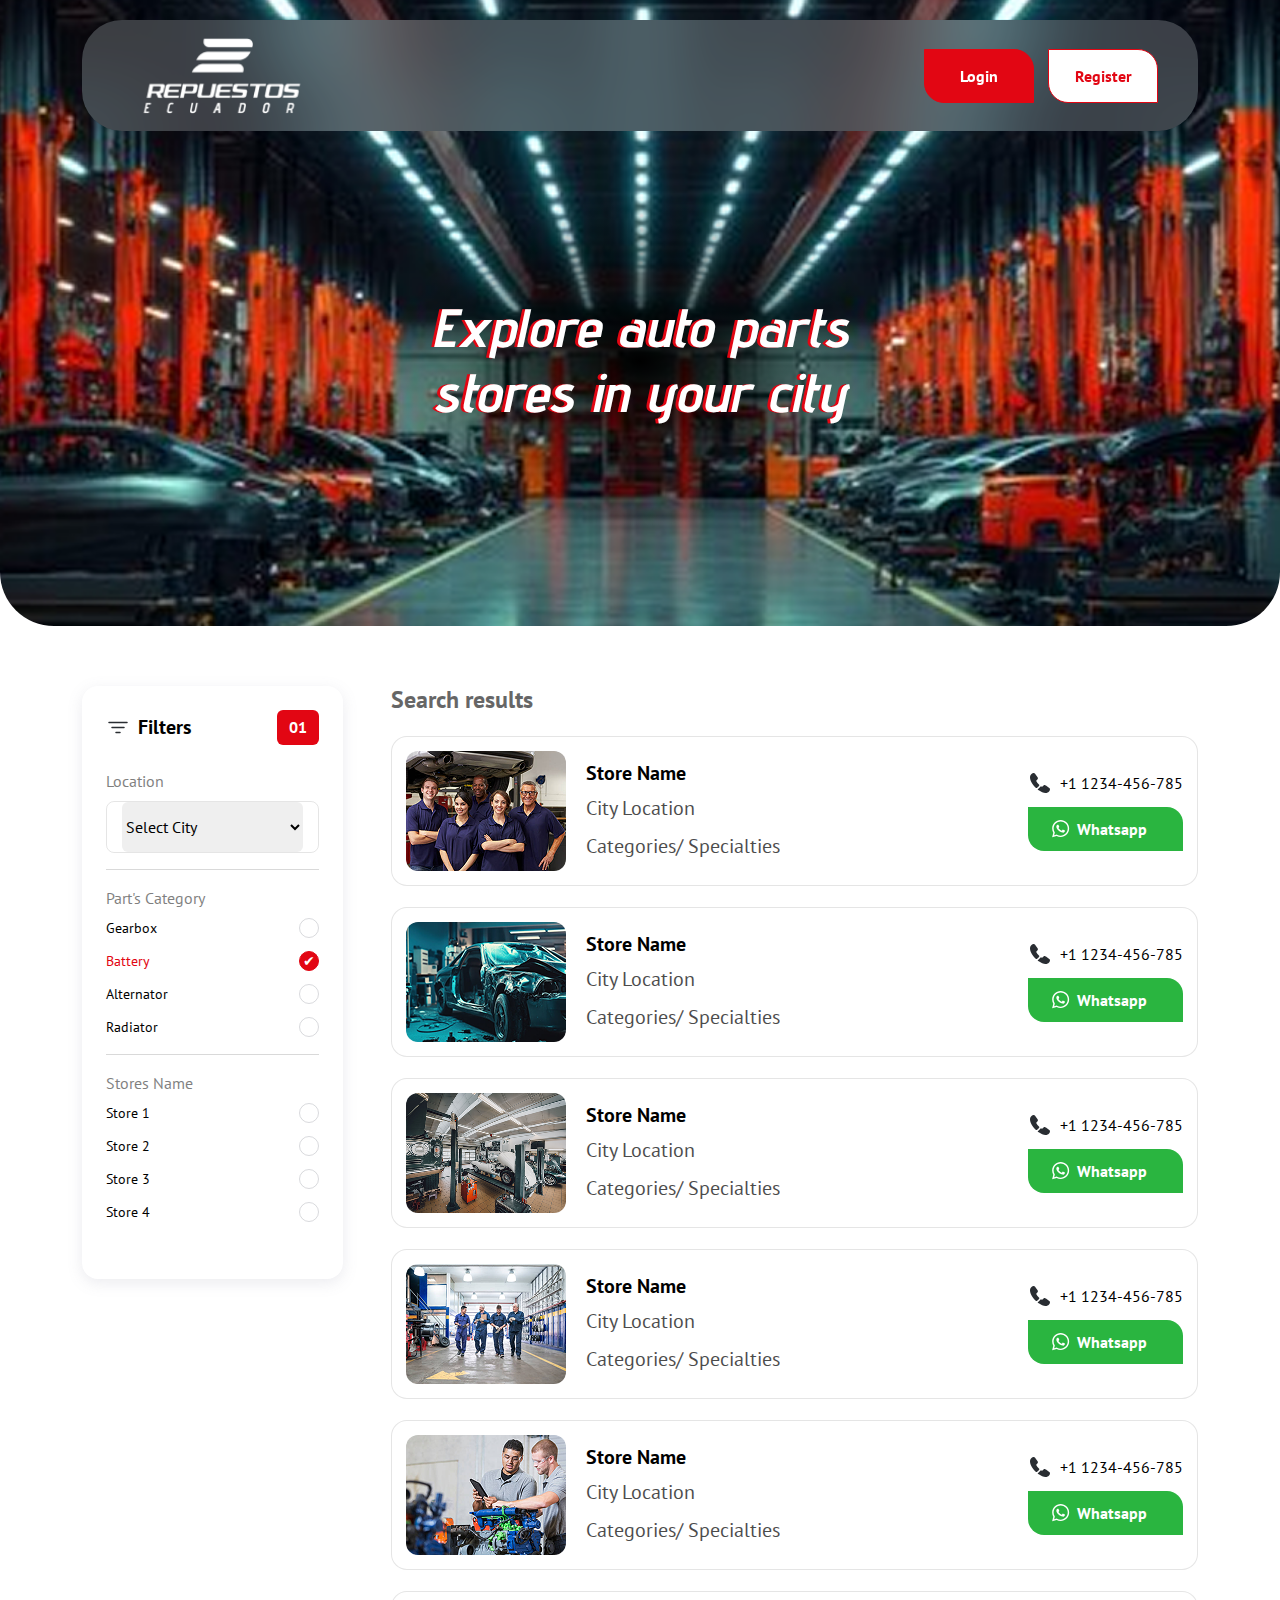
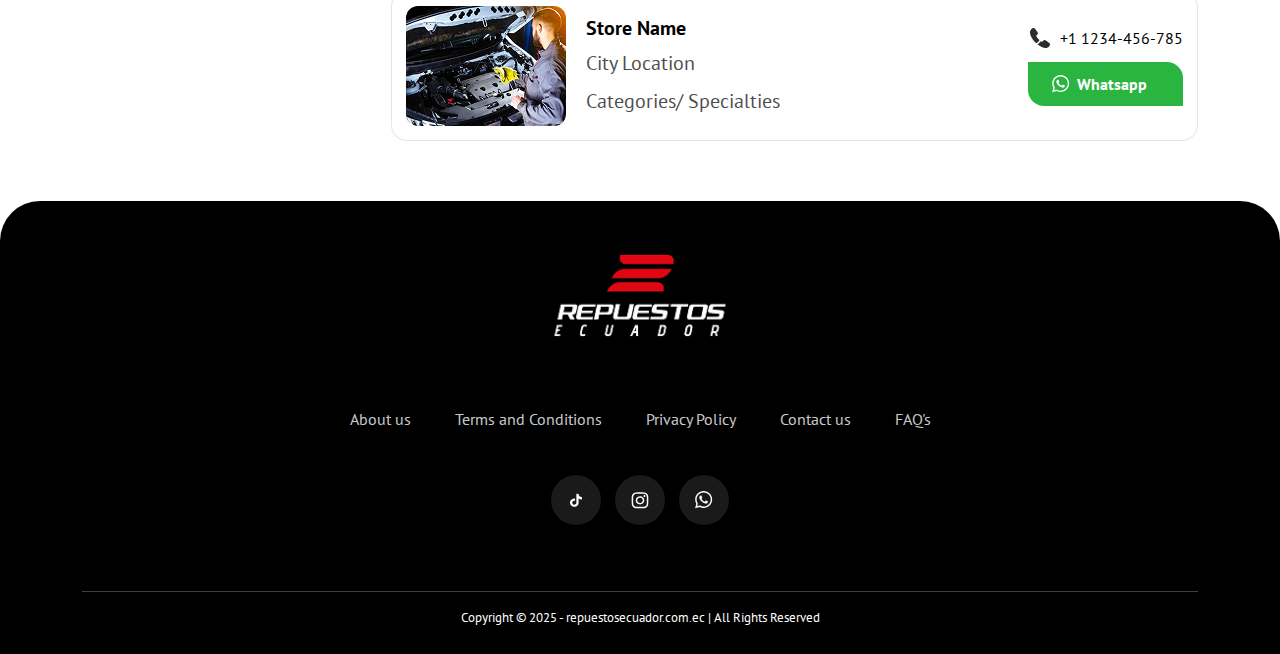
<file: search.html>
<!DOCTYPE html>
<html lang="en">
  <head>
    <meta charset="UTF-8" />
    <meta name="viewport" content="width=device-width, initial-scale=1.0" />
    <link rel="stylesheet" href="css/all.min.css" />
    <link rel="stylesheet" href="css/bootstrap.min.css" />
    <link rel="stylesheet" href="css/style.css" />
    <link rel="stylesheet" href="css/search.css" />
    <title>Repuestos - Search</title>
  </head>
  <body>
    <header class="main-header">
      <div class="container">
        <nav class="navbar navbar-expand-lg navbar-light">
          <a class="navbar-brand" href="index.html">
            <img src="img/search-logo.png" alt="logo" />
          </a>
          <button
            class="navbar-toggler"
            type="button"
            data-bs-toggle="collapse"
            data-bs-target="#navbarSupportedContent"
            aria-controls="navbarSupportedContent"
            aria-expanded="false"
            aria-label="Toggle navigation"
          >
            <span class="navbar-toggler-icon"></span>
          </button>

          <div
            class="collapse navbar-collapse justify-content-end"
            id="navbarSupportedContent"
          >
            <ul class="navbar-nav header-btn">
              <li class="nav-item login-btn dropdown">
                <a
                  class="nav-link dropdown-toggle menu-list"
                  href="#"
                  id="login"
                  role="button"
                  data-bs-toggle="dropdown"
                  aria-expanded="false"
                >
                  Login
                </a>
                <ul class="dropdown-menu" aria-labelledby="login">
                  <li>
                    <a class="dropdown-item" href="login.html">Customer</a>
                  </li>
                  <li>
                    <a class="dropdown-item" href="login.html"
                      >Auto Parts Store</a
                    >
                  </li>
                  <li>
                    <a class="dropdown-item" href="login.html">Workshop</a>
                  </li>
                </ul>
              </li>
              <li class="nav-item register-btn dropdown">
                <a
                  class="nav-link dropdown-toggle menu-list"
                  href="sign-up.html"
                >
                  Register
                </a>
              </li>
            </ul>
          </div>
        </nav>
      </div>
    </header>

    <section class="search-section">
      <div class="search-inner-section">
        <h1>Explore auto parts stores in your city</h1>
      </div>
    </section>

    <section class="search-results-section">
      <div class="container">
        <div class="row">
          <!-- Left Panel - Filters -->
          <div class="col-lg-3">
            <div class="filters-panel">
              <div class="filters-header">
                <img src="img/filter.svg" alt="" />
                <span class="filters-title">Filters</span>
                <span class="active-filters-badge">01</span>
                <button class="modal-close-btn" id="modalCloseBtn">×</button>
              </div>

              <!-- Location Filter -->
              <div class="filter-group">
                <label class="filter-label">Location</label>
                <div class="city-dropdown">
                  <select
                    name="select-city"
                    id="select-city"
                    class="select-city"
                  >
                    <option value="None" disabled selected>Select City</option>
                    <option value="Quito">Quito</option>
                    <option value="Guayaquil">Guayaquil</option>
                    <option value="Cuenca">Cuenca</option>
                  </select>
                </div>
              </div>

              <!-- Part's Category Filter -->
              <div class="filter-group">
                <label class="filter-label">Part's Category</label>
                <div class="filter-options">
                  <div class="filter-option">
                    <input
                      type="radio"
                      name="category"
                      id="gearbox"
                      class="filter-radio"
                    />
                    <label for="gearbox">Gearbox</label>
                  </div>
                  <div class="filter-option">
                    <input
                      type="radio"
                      name="category"
                      id="battery"
                      class="filter-radio"
                      checked
                    />
                    <label for="battery">Battery</label>
                  </div>
                  <div class="filter-option">
                    <input
                      type="radio"
                      name="category"
                      id="alternator"
                      class="filter-radio"
                    />
                    <label for="alternator">Alternator</label>
                  </div>
                  <div class="filter-option">
                    <input
                      type="radio"
                      name="category"
                      id="radiator"
                      class="filter-radio"
                    />
                    <label for="radiator">Radiator</label>
                  </div>
                </div>
              </div>

              <!-- Stores Name Filter -->
              <div class="filter-group">
                <label class="filter-label">Stores Name</label>
                <div class="filter-options">
                  <div class="filter-option">
                    <input
                      type="radio"
                      name="store"
                      id="store1"
                      class="filter-radio"
                    />
                    <label for="store1">Store 1</label>
                  </div>
                  <div class="filter-option">
                    <input
                      type="radio"
                      name="store"
                      id="store2"
                      class="filter-radio"
                    />
                    <label for="store2">Store 2</label>
                  </div>
                  <div class="filter-option">
                    <input
                      type="radio"
                      name="store"
                      id="store3"
                      class="filter-radio"
                    />
                    <label for="store3">Store 3</label>
                  </div>
                  <div class="filter-option">
                    <input
                      type="radio"
                      name="store"
                      id="store4"
                      class="filter-radio"
                    />
                    <label for="store4">Store 4</label>
                  </div>
                </div>
              </div>
            </div>
            <div class="filter-screen"></div>
          </div>

          <div class="col-lg-9">
            <div class="search-results-container">
              <div class="mobile-filter-btn-container">
                <button class="mobile-filter-btn" id="mobileFilterBtn">
                  <img src="img/filter.svg" alt="Filter" />
                  <span>Filters</span>
                  <span class="mobile-filter-badge">01</span>
                </button>
              </div>

              <h2 class="search-results-title">Search results</h2>

              <div class="search-results-list">
                <!-- Search Result Card 1 -->
                <a href="search-inner.html">
                  <div class="search-result-card">
                    <div class="result-image">
                      <img
                        src="img/Search-6.png"
                        alt="Store 1"
                        class="store-image"
                      />
                    </div>
                    <div class="result-info">
                      <h3 class="store-name">Store Name</h3>
                      <p class="store-location">City Location</p>
                      <p class="store-categories">Categories/ Specialties</p>
                    </div>
                    <div class="result-contact">
                      <div class="contact-phone">
                        <img src="img/call.svg" alt="" />
                        <span>+1 1234-456-785</span>
                      </div>
                      <button class="btn btn-whatsapp">
                        <img src="img/whatsapp.svg" title="whatsapp" />
                        Whatsapp
                      </button>
                    </div>
                  </div>
                </a>

                <!-- Search Result Card 2 -->
                <div class="search-result-card">
                  <div class="result-image">
                    <img
                      src="img/Search-5.png"
                      alt="Store 2"
                      class="store-image"
                    />
                  </div>
                  <div class="result-info">
                    <h3 class="store-name">Store Name</h3>
                    <p class="store-location">City Location</p>
                    <p class="store-categories">Categories/ Specialties</p>
                  </div>
                  <div class="result-contact">
                    <div class="contact-phone">
                      <img src="img/call.svg" alt="" />
                      <span>+1 1234-456-785</span>
                    </div>
                    <button class="btn btn-whatsapp">
                      <img src="img/whatsapp.svg" title="whatsapp" />
                      Whatsapp
                    </button>
                  </div>
                </div>

                <!-- Search Result Card 3 -->
                <div class="search-result-card">
                  <div class="result-image">
                    <img
                      src="img/Search-4.png"
                      alt="Store 3"
                      class="store-image"
                    />
                  </div>
                  <div class="result-info">
                    <h3 class="store-name">Store Name</h3>
                    <p class="store-location">City Location</p>
                    <p class="store-categories">Categories/ Specialties</p>
                  </div>
                  <div class="result-contact">
                    <div class="contact-phone">
                      <img src="img/call.svg" alt="" />
                      <span>+1 1234-456-785</span>
                    </div>
                    <button class="btn btn-whatsapp">
                      <img src="img/whatsapp.svg" title="whatsapp" />
                      Whatsapp
                    </button>
                  </div>
                </div>

                <!-- Search Result Card 4 -->
                <div class="search-result-card">
                  <div class="result-image">
                    <img
                      src="img/Search-3.png"
                      alt="Store 4"
                      class="store-image"
                    />
                  </div>
                  <div class="result-info">
                    <h3 class="store-name">Store Name</h3>
                    <p class="store-location">City Location</p>
                    <p class="store-categories">Categories/ Specialties</p>
                  </div>
                  <div class="result-contact">
                    <div class="contact-phone">
                      <img src="img/call.svg" alt="" />
                      <span>+1 1234-456-785</span>
                    </div>
                    <button class="btn btn-whatsapp">
                      <img src="img/whatsapp.svg" title="whatsapp" />
                      Whatsapp
                    </button>
                  </div>
                </div>

                <!-- Search Result Card 5 -->
                <div class="search-result-card">
                  <div class="result-image">
                    <img
                      src="img/Search-2.png"
                      alt="Store 5"
                      class="store-image"
                    />
                  </div>
                  <div class="result-info">
                    <h3 class="store-name">Store Name</h3>
                    <p class="store-location">City Location</p>
                    <p class="store-categories">Categories/ Specialties</p>
                  </div>
                  <div class="result-contact">
                    <div class="contact-phone">
                      <img src="img/call.svg" alt="" />
                      <span>+1 1234-456-785</span>
                    </div>
                    <button class="btn btn-whatsapp">
                      <img src="img/whatsapp.svg" title="whatsapp" />
                      Whatsapp
                    </button>
                  </div>
                </div>

                <!-- Search Result Card 6 -->
                <div class="search-result-card">
                  <div class="result-image">
                    <img
                      src="img/Search-1.png"
                      alt="Store 6"
                      class="store-image"
                    />
                  </div>
                  <div class="result-info">
                    <h3 class="store-name">Store Name</h3>
                    <p class="store-location">City Location</p>
                    <p class="store-categories">Categories/ Specialties</p>
                  </div>
                  <div class="result-contact">
                    <div class="contact-phone">
                      <img src="img/call.svg" alt="" />
                      <span>+1 1234-456-785</span>
                    </div>
                    <button class="btn btn-whatsapp">
                      <img src="img/whatsapp.svg" title="whatsapp" />
                      Whatsapp
                    </button>
                  </div>
                </div>
              </div>
            </div>
          </div>
        </div>
      </div>
    </section>

    <footer class="footer-section">
      <div class="container text-center">
        <img src="img/footer-logo.png" alt="Logo" class="footer-logo mb-4" />

        <div class="footer-links">
          <a href="#">About us</a>
          <a href="#">Terms and Conditions</a>
          <a href="#">Privacy Policy</a>
          <a href="#">Contact us</a>
          <a href="#">FAQ's</a>
        </div>

        <div class="social-icons mb-4">
          <a href="#"><img src="img/tiktok 1.svg" alt="tiktok" /></a>
          <a href="#"><img src="img/instagram 1.svg" alt="" /></a>
          <a href="#"><img src="img/whatsapp-footer.svg" alt="" /></a>
        </div>

        <div class="footer-bottom">
          <hr class="bg-light" />
          <p>
            Copyright © 2025 - repuestosecuador.com.ec | All Rights Reserved
          </p>
        </div>
      </div>
    </footer>

    <script src="js/bootstrap.bundle.min.js"></script>
    <script src="js/search.js"></script>
  </body>
</html>
</file>
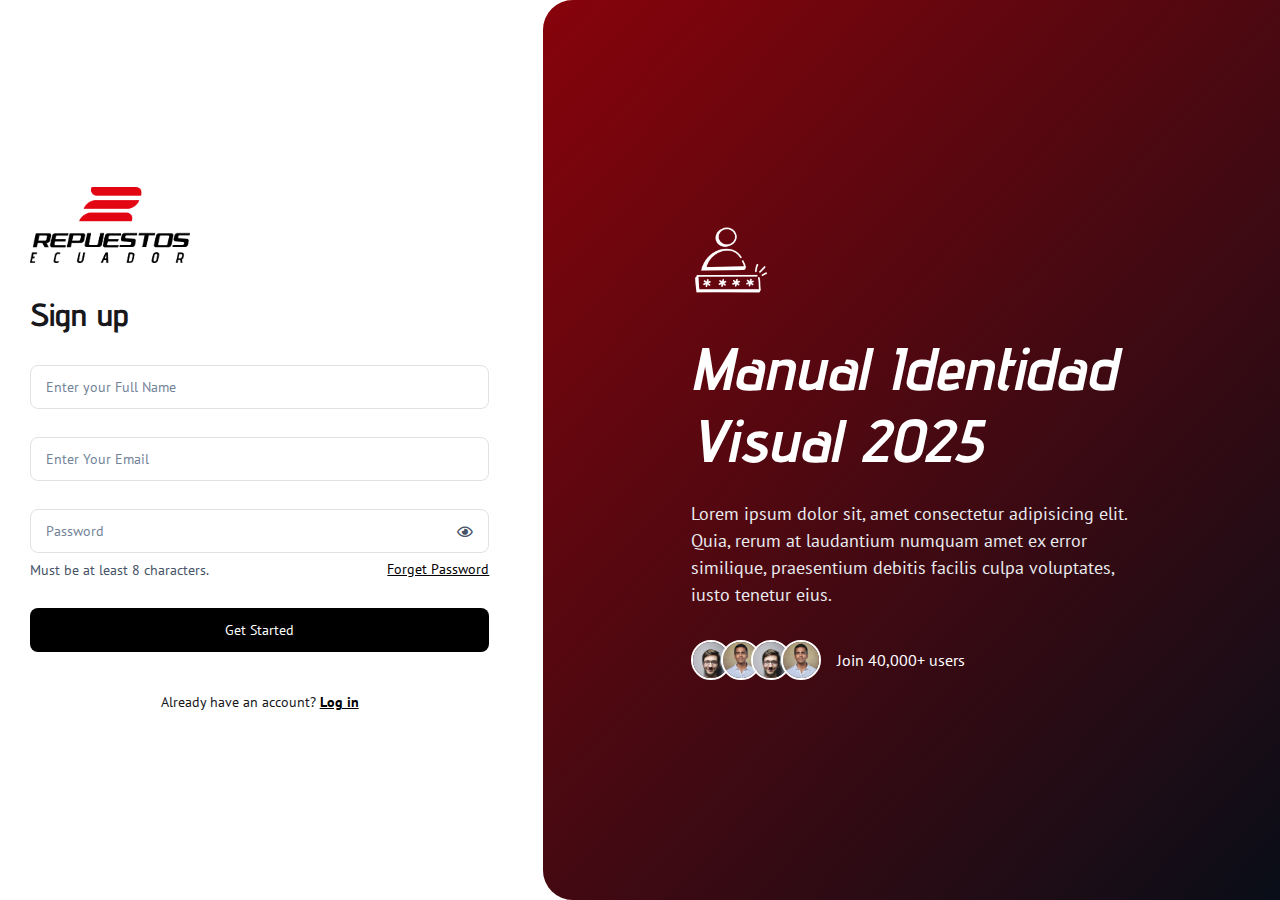
<file: sign-up.html>
<!DOCTYPE html>
<html lang="en">
  <head>
    <meta charset="UTF-8" />
    <meta http-equiv="X-UA-Compatible" content="IE=edge" />
    <meta name="viewport" content="width=device-width, initial-scale=1.0" />
    <title>Sign-up-page</title>
    <link
      rel="stylesheet"
      href="https://cdnjs.cloudflare.com/ajax/libs/font-awesome/5.13.0/css/all.min.css"
    />
    <link rel="stylesheet" href="css/bootstrap.min.css" />
    <link rel="stylesheet" href="css/login.css" />
  </head>
  <body>
    <section class="form-body">
      <div class="login-inner">
        <div class="row align-items-center justify-content-center">
          <div class="col-lg-5 col-md-6">
            <div class="form-details-wrap">
              <div class="brand-logo">
                <a href="login.html">
                  <img src="img/logo.png" alt="logo" class="img-fluid" />
                </a>
              </div>
              <div class="form-title">
                <h3>Sign up</h3>
              </div>
              <form class="login-wrap">
                <input type="text" placeholder="Enter your Full Name" />
                <input
                  type="email"
                  placeholder="Enter Your Email"
                  class="email-wrap"
                />
                <div class="pass-wrap">
                  <input
                    type="password"
                    name="password"
                    placeholder="Password"
                    autocomplete="current-password"
                    required=""
                    id="id_password"
                  />
                  <i class="far fa-eye" id="togglePassword"></i>
                </div>
                <div class="forget-wrap">
                  <span>Must be at least 8 characters.</span>
                  <a href="forgot-password.html">Forget Password</a>
                </div>
                <button type="submit">Get started</button>
              </form>
              <div class="form-footer">
                <p class="mb-0">
                  Already have an account? <a href="login.html">Log in</a>
                </p>
              </div>
            </div>
          </div>
          <div class="col-lg-7">
            <div class="form-bg-right">
              <div class="testimonial">
                <img
                  src="img/login.png"
                  alt="login"
                  class="img-fluid login-temp"
                />
                <h2>Manual Identidad Visual 2025</h2>
                <p>
                  Lorem ipsum dolor sit, amet consectetur adipisicing elit.
                  Quia, rerum at laudantium numquam amet ex error similique,
                  praesentium debitis facilis culpa voluptates, iusto tenetur
                  eius.
                </p>
                <div class="users-list">
                  <ul>
                    <li>
                      <div class="user-profile">
                        <img
                          src="img/profile1.jpg"
                          alt="profile1"
                          class="img-fluid"
                        />
                      </div>
                    </li>
                    <li>
                      <div class="user-profile">
                        <img
                          src="img/profile2.jpg"
                          alt="profile2"
                          class="img-fluid"
                        />
                      </div>
                    </li>
                    <li>
                      <div class="user-profile">
                        <img
                          src="img/profile1.jpg"
                          alt="profile1"
                          class="img-fluid"
                        />
                      </div>
                    </li>
                    <li>
                      <div class="user-profile">
                        <img
                          src="img/profile2.jpg"
                          alt="profile2"
                          class="img-fluid"
                        />
                      </div>
                    </li>
                  </ul>
                  <span>Join 40,000+ users</span>
                </div>
              </div>
            </div>
          </div>
        </div>
      </div>
    </section>
    <script src="js/bootstrap.bundle.min.js"></script>
    <script>
      const togglePassword = document.querySelector("#togglePassword");
      const password = document.querySelector("#id_password");

      togglePassword.addEventListener("click", function (e) {
        // toggle the type attribute
        const type =
          password.getAttribute("type") === "password" ? "text" : "password";
        password.setAttribute("type", type);
        // toggle the eye slash icon
        this.classList.toggle("fa-eye-slash");
      });
    </script>
  </body>
</html>
</file>
<file: css/style.css>
@import url(..//css/font.css);
* {
  padding: 0px;
  margin: 0px;
  box-sizing: border-box;
}
body {
  background-color: #fff;
  font-family: PTSans-Regular;
  font-weight: 400;
  color: #18181c;
  transition: all ease-in-out 0.3s;
  width: 100%;
  max-width: 100%;
  min-width: 100%;
  overflow-x: hidden;
}
button {
  width: 100%;
  border: none;
  border-radius: 8px;
  font-size: 14px;
  text-transform: capitalize;
  height: 44px;
  font-family: PTSans-Regular;
}
::placeholder {
  color: #748498;
}
img {
  width: 100%;
}
select option {
  background-color: #fff;
  color: #000;
  padding: 10px;
}
a {
  text-decoration: none;
}
/* Header */
.main-header .navbar-brand {
  width: 200px;
}
.main-header .header-btn {
  gap: 14px;
}
.main-header .header-btn li .menu-list {
  font-size: 16px;
  padding: 14px 24px;
  width: 110px;
  display: flex;
  align-items: center;
  justify-content: center;
  border-radius: 0px 20px;
  font-family: PTSans-Bold;
}
.main-header .header-btn li .menu-list::after {
  content: none;
}
.main-header .header-btn .login-btn .menu-list {
  background-color: #e20613;
  color: #fff;
  border: 1px solid #e20613;
}
.main-header .header-btn .login-btn .menu-list:hover {
  background-color: #fff;
  color: #e20613;
  border: 1px solid #e20613;
}
.main-header .header-btn .register-btn .menu-list {
  background-color: #fff;
  color: #e20613;
  border: 1px solid #e20613;
}
.main-header .header-btn .register-btn .menu-list:hover {
  background-color: #e20613;
  color: #fff;
  border: 1px solid #e20613;
}
.main-header .header-btn .dropdown-menu {
  border-radius: 8px;
  padding: 8px;
  box-shadow: 0px 4px 15px 0px rgba(120, 123, 146, 0.35);
  width: 210px;
  top: 60px;
  left: -100px;
}
.main-header .header-btn .dropdown-menu li a {
  font-size: 16px;
  padding: 10px 12px;
  border-radius: 8px;
}
.main-header .header-btn .dropdown-menu li a:hover {
  background-color: #e20613;
  color: #fff;
}
/* hero-section */
.hero-section {
  margin-top: 20px;
}
.hero-section .hero-inner-section {
  background-image: url(..//img/hero-bg.png);
  background-position: center;
  background-size: cover;
  background-repeat: no-repeat;
  padding: 100px 0px;
  text-align: center;
  border-radius: 64px 20px;
}
.hero-section .hero-inner-section h1 {
  font-size: 74px;
  font-family: AdventPro-BoldItalic;
  color: #fff;
  text-shadow: -3px 0px 0px #e20613;
  background: radial-gradient(
    50% 50% at 50% 50%,
    #000000 0%,
    rgba(0, 0, 0, 0) 100%
  );
  padding: 100px 0px;
}
/* search-section */
.search-section {
  margin-top: -50px;
}
.search-section .search-inner-section {
  display: flex;
  align-items: center;
  justify-content: center;
  flex-wrap: wrap;
  gap: 16px;
}

.filter-box {
  width: 15%;
  padding: 14px 16px;
  border-radius: 16px;
  background: #fff;
  box-shadow: 0px 4px 15px 0px rgba(120, 123, 146, 0.15);
}
.filter-box-one {
  width: 24%;
}
.filter-box-one input::placeholder {
  color: rgba(1, 1, 1, 1);
  font-size: 18px;
}
.filter-box-one img {
  width: 24px;
}
.form-label {
  font-size: 16px;
  color: rgba(115, 112, 155, 1);
  margin-bottom: 8px;
}

.form-control,
.form-select {
  border: none;
  padding: 0px 10px;
  box-shadow: none !important;
  color: rgba(1, 1, 1, 1);
  font-size: 18px;
}

.form-control:focus,
.form-select:focus {
  border: none;
  padding: 0px 10px;
  box-shadow: none !important;
  color: rgba(1, 1, 1, 1);
  font-size: 18px;
}

.search-button {
  width: 87px;
  height: 87px;
  border-radius: 16px;
  background: rgba(226, 6, 19, 1);
  color: white;
  border: none;
  display: flex;
  align-items: center;
  justify-content: center;
  margin-left: 8px;
}
.search-button img {
  width: 34px;
}
.search-button:hover {
  background-color: #cc0000;
}

/* request-tool-section */
.request-tool-section {
  margin-top: 80px;
  padding: 0px;
  background-image: url(..//img/Request-Tool-bg.png);
  background-position: center;
  background-size: cover;
  background-repeat: no-repeat;
}
.parts-form-wrapper {
  display: flex;
  justify-content: center;
  align-items: center;
}
.request-tool-section .request-tool-inner {
  /* backdrop-filter: blur(10px); */
  padding: 60px 40px;
}

.request-tool-section .request-tool-inner .request-tool-head {
  text-align: center;
  margin-bottom: 35px;
}
.request-tool-section .request-tool-inner .request-tool-head h2 {
  font-family: AdventPro-Bold;
  font-size: 44px;
  color: #fff;
  margin-bottom: 8px;
}
.request-tool-section .request-tool-inner .request-tool-head p {
  font-size: 18px;
  color: rgba(255, 255, 255, 1);
  opacity: 0.8;
  margin: 0px;
}
.parts-form {
  width: 100%;
  max-width: 500px;
}

.parts-input,
.parts-select {
  border-radius: 10px;
  padding: 18px 20px;
  border: none;
  box-shadow: none;
  width: 100%;
  font-size: 18px;
  color: rgba(1, 1, 1, 1);
}
.parts-input::placeholder {
  color: rgba(1, 1, 1, 1);
}
.parts-input:focus,
.parts-select:focus {
  border: none;
  box-shadow: none;
  outline: none;
}

.parts-upload-label {
  border: 2px dashed #ccc;
  border-radius: 10px;
  padding: 2rem;
  text-align: center;
  color: #fff;
  background: linear-gradient(145deg, #2c2c2c, #1a1a1a);
  cursor: pointer;
}

.parts-upload-label:hover {
  border-color: #aaa;
}

.parts-upload-label i {
  font-size: 2rem;
  background: #fff;
  color: #000;
  border-radius: 50%;
  padding: 0.5rem;
  margin-bottom: 0.5rem;
}
.parts-upload-label img {
  width: 42px;
}
.parts-upload-label p {
  font-size: 20px;
  color: rgba(255, 255, 255, 1);
  margin-top: 14px;
}
.parts-submit-btn {
  display: flex;
  align-items: center;
  justify-content: center;
  background-color: rgba(42, 181, 64, 1);
  color: white;
  border: none;
  padding: 24px 16px;
  border-radius: 0px 16px;
  margin: 37px auto 0px;
  font-size: 16px;
  font-family: PTSans-Bold;
  width: 155px;
}

.parts-submit-btn img {
  margin-right: 6px;
  width: 26px;
}
.parts-select {
  border-radius: 10px;
  padding: 16px 48px 16px 20px;
  border: none;
  box-shadow: 0px 4px 45px rgba(120, 123, 146, 0.15);
  font-size: 18px;
  color: #000;
  background-color: #fff;
  background-image: url("..//img/arrow-circle-down.svg");
  background-repeat: no-repeat;
  background-position: right 16px center;
  background-size: 30px 30px;
  appearance: none;
  -webkit-appearance: none;
  -moz-appearance: none;
}
.parts-select option:disabled {
  color: #748498;
}
/* workshop-finder */
.workshop-finder {
  padding: 80px 0;
  background: #fff;
}
.workshop-finder .header-area {
  display: flex;
  justify-content: space-between;
  align-items: center;
  align-items: flex-start;
  gap: 16px;
}
.title {
  font-weight: 700;
  font-size: 54px;
  margin: 0;
  font-family: AdventPro-Bold;
}

.subtitle {
  margin: 8px 0 0;
  color: #333;
  font-size: 18px;
}
.subtitle a {
  color: #333;
  text-decoration: none;
}

.form-area {
  gap: 15px;
  display: flex;
  align-items: center;
}

.custom-select {
  padding: 15px 20px;
  border-radius: 6px;
  min-height: 60px;
  border: none;
  min-width: 150px;
  font-size: 18px;
  appearance: none;
  -webkit-appearance: none;
  -moz-appearance: none;
  background: url("..//img/arrow-circle-down.svg") no-repeat right 16px center;
  background-size: 30px 30px;
  background-color: #fff;
  box-shadow: 0px 4px 45px 0px rgba(120, 123, 146, 0.15);
  color: rgba(1, 1, 1, 1);
}
.custom-select:focus {
  outline: none;
}
.search-btn {
  font-size: 18px;
  padding: 14px 24px;
  width: 120px;
  min-height: 60px;
  display: flex;
  align-items: center;
  justify-content: center;
  border-radius: 0px 20px;
  font-family: PTSans-Bold;
  background-color: #e20613;
  color: #fff;
  border: 1px solid #e20613;
}
.search-btn:hover {
  background-color: #fff;
  color: #e20613;
  border: 1px solid #e20613;
}

.image-box {
  position: relative;
  margin-top: 40px;
}
.image-box::after {
  content: " ";
  position: absolute;
  border: 1px solid #e20613;
  border-top-right-radius: 54px;
  border-bottom-left-radius: 54px;
  overflow: hidden;
  height: 100%;
  width: 100%;
  z-index: 9999;
  top: 10px;
  left: -10px;
}
.workshop-image {
  width: 100%;
  display: block;
}
/* marketplace-section */

.marketplace-section {
  background-color: white;
  padding: 40px 0px;
  margin: 0;
  position: relative;
  z-index: 1;
}
.marketplace-section::after {
  content: "";
  position: absolute;
  background-color: #000;
  width: 100%;
  height: 300px;
  top: 20%;
  left: 0;
  z-index: -1;
}
.text-box {
  color: white;
}

.text-box h2 {
  font-size: 44px;
  font-family: AdventPro-Bold;
  margin-bottom: 8px;
}

.text-box p {
  font-size: 18px;
  color: rgba(255, 255, 255, 1);
  margin-bottom: 24px;
}

.marketplace-section .text-box .register-btn {
  font-size: 16px;
  padding: 14px 24px;
  width: 110px;
  display: flex;
  align-items: center;
  justify-content: center;
  border-radius: 0px 20px;
  font-family: PTSans-Bold;
  background-color: #fff;
  color: #e20613;
  border: 1px solid #e20613;
  text-decoration: none;
}
.marketplace-section .text-box .register-btn:hover {
  background-color: #e20613;
  color: #fff;
  border: 1px solid #e20613;
}
/* platform-steps */
.platform-steps {
  padding: 80px 0 0;
  position: relative;
}

.platform-steps h2 {
  font-size: 54px;
  font-family: AdventPro-Bold;
  margin-bottom: 20px;
  position: sticky;
  top: 0;
  background: white;
  z-index: 10;
  padding: 20px 0;
}

.sticky-section {
  position: relative;
}

.scroll-section {
  position: relative;
  z-index: 1;
}

.step {
  position: relative;
  width: 100%;
  padding: 60px 0; /* preserve your design */
  margin-bottom: 100px;
}

.step img {
  height: auto;
  width: 100%;
  object-fit: cover;
}

.platform-steps .platform-text-inner {
  padding: 70px 0px;
}

.step-circle {
  width: 80px;
  height: 80px;
  background: rgba(255, 255, 255, 0.2);
  border-radius: 50%;
  display: flex;
  align-items: center;
  justify-content: center;
  font-size: 48px;
  font-family: AdventPro-Bold;
}
.platform-steps p {
  font-size: 38px;
  font-family: AdventPro-Bold;
}
/* Background gradients */
.bg-red {
  background: linear-gradient(0deg, #e20613, #e20613),
    linear-gradient(92.03deg, rgba(0, 0, 0, 0) -0.57%, rgba(0, 0, 0, 0.7) 100%);
  border-radius: 0px 56px;
  padding: 0px 50px 0px 50px;
  margin-bottom: 60px;
  overflow: hidden;
}

.bg-orange {
  background: linear-gradient(0deg, #e25a06, #e25a06),
    linear-gradient(92.03deg, rgba(0, 0, 0, 0) -0.57%, rgba(0, 0, 0, 0.7) 100%);
  border-radius: 0px 56px;
  padding: 0px 50px 0px 50px;
  margin-bottom: 60px;
  overflow: hidden;
}

.bg-yellow {
  background: linear-gradient(0deg, #e2a006, #e2a006),
    linear-gradient(92.03deg, rgba(0, 0, 0, 0) -0.57%, rgba(0, 0, 0, 0.7) 100%);
  border-radius: 0px 56px;
  padding: 0px 50px 0px 50px;
  overflow: hidden;
}

.object-fit-cover {
  object-fit: cover;
}
/* highlighted-section */
.highlighted-section {
  padding: 80px 0px;
  border-radius: 0px 0px 40px 40px;
  background-color: #fff;
  position: relative;
  z-index: 9999;
}

.highlighted-section h2 {
  font-size: 54px;
  font-family: AdventPro-Bold;
}
.highlighted-section p {
  margin: 8px 0 0;
  color: #333;
  font-size: 18px;
  margin-bottom: 40px;
}
.highlight-main-wrap {
  display: flex;
  gap: 16px;
}
.highlight-main-wrap .highlight-inner {
  width: 20%;
}
.highlight-card {
  border-radius: 15px;
  overflow: hidden;
  position: relative;
  transition: transform 0.3s;
  height: 420px;
  background-size: cover;
  background-position: center;
  display: flex;
  align-items: end;
  padding: 15px;
  color: #fff;
}

.highlight-card:hover {
  transform: scale(1.02);
}

.highlight-card::after {
  content: "";
  position: absolute;
  inset: 0;
  background: linear-gradient(to top, rgba(0, 0, 0, 0.7), transparent 60%);
  z-index: 0;
}

.highlight-card p {
  z-index: 1;
  margin: 0;
  color: #fff;
  text-align: start;
  font-size: 16px;
  font-family: AdventPro-Bold;
}

/* Footer */
.footer-section {
  background: #000;
  color: #fff;
  padding-top: 50px;
  border-radius: 40px 40px 0px 0px;
}

.footer-logo {
  width: 220px;
}

.footer-links {
  margin: 44px 0px;
}
.footer-links a {
  color: rgba(255, 255, 255, 0.8);
  margin: 0 20px;
  font-size: 16px;
  text-decoration: none;
}

.social-icons a {
  width: 50px;
  height: 50px;
  color: white;
  border-radius: 50%;
  display: inline-flex;
  align-items: center;
  justify-content: center;
  margin: 0 5px;
  font-size: 18px;
  background: rgb(255 255 255 / 10%);
  padding: 15px;
}

.footer-bottom {
  font-size: 13px;
  padding: 20px 0 10px;
  text-align: center;
  margin-top: 30px;
}

.footer-bottom a {
  color: rgba(255, 255, 255, 1);
}
/*  */
@media only screen and (max-width: 1399px) {
  .platform-steps .platform-text-inner {
    padding: 50px 0px;
  }
}
@media only screen and (max-width: 1199px) {
  .platform-steps p {
    font-size: 30px;
  }
}
@media only screen and (max-width: 1024px) {
  .main-header .navbar-brand {
    width: 140px;
  }
  .platform-steps p {
    font-size: 28px;
    font-family: AdventPro-Bold;
  }
}
@media only screen and (max-width: 991px) {
  .main-header .navbar .navbar-toggler {
    width: 60px;
  }
  .main-header .header-btn {
    gap: 14px;
    display: flex;
    flex-wrap: wrap;
    flex-direction: row;
    justify-content: flex-end;
    position: absolute;
    right: 0;
  }
  .main-header .navbar-brand {
    width: 11     0px;
  }
  .filter-box {
    width: 48%;
  }

  .filter-container {
    flex-direction: column;
    align-items: stretch;
  }
  .workshop-finder .header-area {
    display: block;
  }
  .workshop-finder .header-area .text-area {
    text-align: center;
  }
  .workshop-finder .header-area .form-area {
    margin-top: 20px;
  }
  .workshop-finder .header-area .form-area .custom-select {
    width: 100%;
  }
  .workshop-finder,
  .platform-steps {
    padding: 40px 0px;
  }
  .marketplace-section::after {
    content: none;
  }
  .marketplace-section .text-box {
    text-align: center;
  }
  .marketplace-section .text-box h2 {
    color: #000;
  }
  .marketplace-section .text-box p {
    color: #000;
  }
  .marketplace-section .text-box .register-btn {
    display: block;
    margin: 20px auto 20px;
  }
  .bg-red,
  .bg-orange {
    margin-bottom: 30px;
  }
  .step-circle {
    width: 50px;
    height: 50px;
    font-size: 28px;
  }
  .platform-steps p {
    font-size: 18px;
  }
  .highlighted-section {
    padding: 40px 0px;
  }
}
@media only screen and (max-width: 767px) {
  .hero-section .hero-inner-section {
    padding: 30px 0px;
  }
  .filter-box {
    width: 100%;
  }

  .search-button {
    width: 100%;
    margin-left: 0;
    height: 65px;
  }
  .search-section a {
    width: 100%;
  }

  .object-fit-cover {
    margin-top: 30px;
  }
  .platform-steps h2 {
    margin-bottom: 30px;
  }
  .platform-steps .platform-text-inner {
    padding: 30px 0px 0px;
  }
  .highlight-main-wrap {
    flex-wrap: wrap;
    gap: 16px;
    justify-content: space-around;
  }
  .highlight-main-wrap .highlight-inner {
    width: 48%;
  }
  .highlight-card {
    height: 320px;
  }
  .request-tool-section .request-tool-inner .request-tool-head h2,
  .title,
  .marketplace-section .text-box h2,
  .platform-steps h2,
  .highlighted-section h2 {
    font-size: 38px;
  }
}
@media only screen and (max-width: 525px) {
  .hero-section .hero-inner-section h1 {
    font-size: 44px;
  }
  .highlight-main-wrap .highlight-inner {
    width: 45%;
  }
  .step {
    margin-bottom: 20px;
  }
  .bg-red,
  .bg-orange,
  .bg-yellow {
    padding: 0px 30px 0px 30px;
  }
  .request-tool-section .request-tool-inner .request-tool-head h2,
  .title,
  .marketplace-section .text-box h2,
  .platform-steps h2,
  .highlighted-section h2 {
    font-size: 30px;
  }
  .request-tool-section .request-tool-inner {
    padding: 60px 20px;
  }
  .custom-select {
    padding: 15px 10px;
    min-height: 60px;
    min-width: 70px;
    font-size: 14px;
  }
  .footer-links {
    margin: 30px 0px;
  }
  .footer-links a {
    line-height: 50px;
  }
}
@media only screen and (max-width: 375px) {
  .request-tool-section .request-tool-inner {
    padding: 40px 10px;
  }
  .request-tool-section .request-tool-inner .request-tool-head h2,
  .title,
  .marketplace-section .text-box h2,
  .platform-steps h2,
  .highlighted-section h2 {
    font-size: 24px;
  }
  .bg-red {
    padding: 0px 20px 0px 20px;
  }
  .bg-orange {
    padding: 0px 20px 0px 20px;
  }
  .bg-yellow {
    padding: 0px 20px 0px 20px;
  }
  .highlight-card {
    height: 230px;
  }
}
</file>
<file: css/login.css>
@import url(..//css/font.css);
* {
  padding: 0px;
  margin: 0px;
  box-sizing: border-box;
}
body {
  background-color: #fff;
  font-family: PTSans-Regular;
  font-weight: 400;
  color: #18181c;
  transition: all ease-in-out 0.3s;
  width: 100%;
  max-width: 100%;
  min-width: 100%;
  overflow-x: hidden;
}
button {
  width: 100%;
  border: none;
  border-radius: 8px;
  font-size: 14px;
  text-transform: capitalize;
  height: 44px;
  font-family: PTSans-Regular;
}
::placeholder {
  color: #748498;
}
/* Login form */
.form-body {
  width: 100%;
}
.form-details-wrap {
  padding: 0px 100px;
}
.form-details-wrap .brand-logo {
  width: 160px;
}
.form-details-wrap .form-title {
  margin: 32px 0px;
}
.form-details-wrap .form-title h3 {
  font-size: 32px;
  margin-bottom: 10px;
  font-family: AdventPro-Bold;
}
.form-details-wrap .form-title p {
  font-size: 16px;
  font-family: PTSans-Regular;
  color: #5f6989;
  margin-bottom: 0px;
}
.form-details-wrap .login-wrap input {
  width: 100%;
  border-color: #e7e5e5;
  padding: 12px 15px;
  background-color: #fff;
  border: 1px solid #e1e1e1;
  border-radius: 8px;
  color: #000;
  cursor: pointer;
  transition: all ease-in-out 0.3s;
  font-size: 14px;
  height: 44px;
}

.form-details-wrap .login-wrap span {
  font-weight: 400;
  font-size: 14px;
  line-height: 20px;
  color: #475467;
}
.pass-wrap {
  margin-top: 28px;
  margin-bottom: 6px;
  position: relative;
}
.form-details-wrap .login-wrap .pass-wrap input {
  padding: 12px 35px 12px 15px;
}
.pass-wrap #togglePassword,
.pass-wrap #togglePassword_sec {
  cursor: pointer;
  position: absolute;
  top: 16px;
  right: 16px;
  font-size: 14px;
  color: #475467;
}
.email-wrap {
  margin-top: 28px;
}
.forget-wrap {
  display: flex;
  align-items: center;
  justify-content: space-between;
}
.forget-wrap a {
  color: #000;
  font-size: 14px;
}
.form-details-wrap .login-wrap input:hover {
  border: 1px solid #d7dce1;
}
.form-details-wrap .login-wrap input:focus-visible {
  outline: none;
  border: 1px solid #000;
  box-shadow: 0px 0px 0px 3px rgba(54, 53, 52, 0.2);
}

.form-details-wrap .login-wrap button {
  margin-top: 28px;
  background-color: #000;
  color: #fff;
}
.form-details-wrap .login-wrap button:hover {
  background-color: #212125;
}
.reset-btn {
  margin-top: 28px;
  background-color: #000;
  color: #fff;
}
.reset-btn:hover {
  background-color: #212125;
}
#SectiontHide {
  display: none;
  color: green;
}
.form-footer {
  margin-top: 40px;
  text-align: center;
}
.form-footer p {
  font-size: 14px;
}
.form-footer p a {
  color: #000;
  font-family: PTSans-Bold;
}
.form-bg-right {
  height: 100vh;
  width: 100%;
  border-radius: 30px 0px 0px 30px;
  background: linear-gradient(313deg, #101828 0%, #e20613 100%);
  display: flex;
  justify-content: center;
  align-items: center;
  position: relative;
  overflow: hidden;
  z-index: 0;
}
.form-bg-right::after {
  content: "";
  position: absolute;
  background: #0006;
  width: 100%;
  height: 100%;
}
.form-bg-right .testimonial {
  color: #fff;
  position: relative;
  z-index: 9;
  width: 60%;
}
.form-bg-right .testimonial .login-temp {
  width: 80px;
  margin-bottom: 32px;
}
.form-bg-right .testimonial h2 {
  font-size: 60px;
  font-weight: 500;
  margin-bottom: 24px;
  font-family: AdventPro-BoldItalic;
}
.form-bg-right .testimonial p {
  font-size: 18px;
  font-family: PTSans-Regular;
  color: #eaecf0;
  margin-bottom: 0px;
}
.users-list {
  display: flex;
  align-items: center;
  margin-top: 32px;
}
.users-list ul {
  display: flex;
  align-items: center;
  list-style: none;
  padding: 0px;
  margin: 0px 16px 0px 10px;
}
.users-list ul li {
  margin-left: -10px;
}
.users-list ul li .user-profile {
  border: 2px solid #fff;
  width: 40px;
  height: 40px;
  border-radius: 50%;
  overflow: hidden;
}
.users-list span {
  color: #fff;
  font-weight: 500;
  font-size: 16px;
  line-height: 24px;
}
/* responsive */
@media only screen and (min-width: 1600px) {
  .form-details-wrap {
    padding: 0px;
    width: 55%;
    margin: auto;
  }
}
@media only screen and (max-width: 1400px) {
  .form-details-wrap {
    padding: 0px 30px;
  }
}
@media only screen and (max-width: 1024px) {
  .form-bg-right .testimonial h2 {
    font-size: 52px;
  }
  .form-bg-right .testimonial {
    width: 80%;
  }
}
@media only screen and (max-width: 992px) {
  .form-bg-right {
    display: none;
  }
  .login-inner {
    padding-top: 40px;
  }
  .form-details-wrap {
    padding: 0px 10px;
  }
  .form-details-wrap .form-title {
    margin: 30px 0px 25px 0px;
  }
  .form-details-wrap .brand-logo {
    width: 120px;
  }
}
</file>
<file: css/search-inner.css>
.businesses-feature {
  padding: 40px 0px;
  display: flex;
  flex-direction: column;
  gap: 24px;
}

.businesses-description-wrapper {
  display: flex;
  flex-direction: column;
  justify-content: flex-start;
  align-items: flex-start;
  gap: 24px;
}

.businesses-detail {
  width: 100%;
  margin: 0 auto;
}

.breadcrumb-nav {
  display: flex;
  align-items: center;
  gap: 8px;
  margin-bottom: 24px;
  font-size: 14px;
  color: #666;
}

.go-back-button {
  border: 1px solid #ececec;
  box-shadow: 0px 2px 0px 0px #d3d4d966;
  width: 32px;
  height: 32px;
  border-radius: 50%;
  display: flex;
  justify-content: center;
  align-items: center;
  margin-right: 12px;
  cursor: pointer;
}

.go-back-button img {
  width: 24px;
}

.breadcrumb-link {
  display: flex;
  align-items: center;
  gap: 4px;
  color: #000000;
  opacity: 0.7;
  font-size: 20px;
  text-decoration: none;
  transition: color 0.3s ease;
  font-family: PTSans-Regular;
}

.breadcrumb-link:hover {
  color: #e20613;
}

.breadcrumb-link img {
  width: 16px;
  height: 16px;
}

.breadcrumb-separator {
  color: #ccc;
}

.breadcrumb-current {
  color: #000;
  font-size: 20px;
  opacity: 0.7;
  font-family: PTSans-Bold;
}

.store-details-card {
  background: #fff;
  border-radius: 16px;
  padding: 17px 24px;
  box-shadow: 4px 4px 0px 0px #f3f5f9;
  position: relative;
  border: 2px solid #f3f5f9;
}

.store-branding {
  display: flex;
  align-items: flex-start;
  gap: 24px;
}

.store-logo {
  width: 80px;
  height: 80px;
  border-radius: 50%;
  background: #000;
  display: flex;
  align-items: center;
  justify-content: center;
  flex-shrink: 0;
}

.store-logo img {
  width: 100%;
  margin-top: 4px;
  object-fit: cover;
  object-position: center;
}

.store-info {
  display: flex;
  flex-direction: column;
  align-items: flex-start;
  gap: 16px;
  flex: 1;
}

.store-title {
  font-size: 32px;
  color: #000;
  margin: 0;
  font-family: PTSans-Bold;
}

.store-location {
  margin-bottom: 24px;
}

.location-info {
  display: flex;
  flex-direction: column;
  gap: 12px;
}

.location-address,
.map-link {
  display: flex;
  align-items: center;
  gap: 8px;
  font-size: 16px;
  color: #000;
}

.location-address span {
  font-size: 20px;
  opacity: 0.7;
  font-family: PTSans-Regular;
}

.location-address img,
.map-link img {
  width: 20px;
  height: 20px;
}

.map-link a {
  color: #2f80ed;
  text-decoration: none;
  word-break: break-all;
  font-family: PTSans-Regular;
  font-size: 20px;
  text-decoration: underline;
}

.map-link a:hover {
  text-decoration: underline;
}

.store-categories {
  display: flex;
  gap: 8px;
}

.category-tag {
  background: #e7ebf3;
  border: none;
  border-radius: 8px;
  padding: 8px 18px;
  font-size: 16px;
  color: #000;
  font-family: PTSans-Bold;
  opacity: 0.7;
  cursor: pointer;
  transition: all 0.3s ease;
  min-width: 102px;
}

.category-tag:hover {
  opacity: 1;
  background: #d1d8e8;
}

.store-actions {
  display: flex;
  flex-direction: column;
  justify-content: space-between;
  align-items: flex-end;
  gap: 12px;
}

.share-btn {
  background: #f2f2f2;
  border-radius: 8px;
  padding: 12px;
  cursor: pointer;
  transition: all 0.3s ease;
  width: 54px;
  height: 54px;
  display: flex;
  align-items: center;
  justify-content: center;
}

.share-btn:hover {
  background: #e9ecef;
}

.share-btn img {
  width: 20px;
  height: 20px;
}

.contact-info {
  display: flex;
  flex-direction: column;
  gap: 12px;
  align-items: flex-end;
}

.phone-number {
  display: flex;
  align-items: center;
  gap: 8px;
  font-size: 16px;
  color: #000;
  font-family: PTSans-Regular;
}

.phone-number img {
  width: 20px;
  height: 20px;
}

.whatsapp-btn {
  background: #2ab540;
  color: #fff;
  border: none;
  border-radius: 0;
  border-top-right-radius: 16px;
  border-bottom-left-radius: 16px;
  padding: 12px 20px;
  font-size: 16px;
  display: flex;
  align-items: center;
  gap: 8px;
  cursor: pointer;
  transition: all 0.3s ease;
  font-family: PTSans-Bold;
}

.whatsapp-btn img {
  width: 20px;
  height: 20px;
}

@media (max-width: 991px) {
  .location-address,
  .map-link {
    align-items: flex-start;
    text-align: start;
  }

  .location-address img,
  .map-link img {
    margin-top: 6px;
  }
}

@media (max-width: 768px) {
  .store-details-card {
    padding: 24px;
  }

  .store-branding {
    flex-direction: column;
    text-align: center;
    gap: 16px;
  }

  .store-title {
    font-size: 24px;
  }

  .store-actions {
    flex-direction: column;
    gap: 20px;
    align-items: center;
  }

  .contact-info {
    align-items: center;
  }

  .breadcrumb-nav {
    font-size: 12px;
  }

  .store-branding {
    position: relative;
  }

  .share-btn {
    position: absolute;
    top: 0;
    right: 0;
  }

  .store-actions {
    width: 100%;
  }

  .contact-info {
    flex-direction: row;
    width: 100%;
  }

  .phone-number {
    flex: 1;
    padding: 10px 20px;
    border: 1px solid #ccc;
    border-top-right-radius: 16px;
    border-bottom-left-radius: 16px;
  }

  .whatsapp-btn {
    flex: 1;
  }
}

@media (max-width: 480px) {
  .store-details-card {
    padding: 20px;
  }

  .store-title {
    font-size: 28px;
    text-align: start;
  }

  .location-address span,
  .map-link a {
    font-size: 18px;
  }

  .location-address,
  .map-link {
    font-size: 14px;
  }

  .category-tag {
    font-size: 14px;
    padding: 6px 14px;
  }

  .store-categories {
    width: 100%;
    gap: 12px;
  }

  .breadcrumb-link,
  .breadcrumb-current {
    font-size: 16px;
  }
}

.businesses-description {
  display: flex;
  flex-direction: column;
  justify-content: flex-start;
  align-items: flex-start;
  gap: 16px;
}

.businesses-description h1,
.businesses-services h1 {
  font-size: 28px;
  color: #000000;
  margin: 0px;
  font-family: PTSans-Bold;
}

.businesses-description p {
  margin: 0;
  font-size: 20px;
  font-family: PTSans-Regular;
}

.businesses-services {
  display: flex;
  flex-direction: column;
  justify-content: flex-start;
  align-items: flex-start;
  gap: 24px;
}

.services-feature {
  display: flex;
  justify-content: flex-start;
  align-items: center;
  gap: 8px;
}

.services-feature button,
.store-categories button {
  background-color: #e7ebf3;
  border-radius: 8px;
  font-size: 16px;
  color: #000000;
  font-family: PTSans-Bold;
  opacity: 0.7;
  min-width: unset;
  width: max-content;
  height: unset;
  line-height: 18px;
  padding: 4px 8px;
}

.navigation-button {
  width: 100%;
  display: flex;
  justify-content: center;
  align-items: center;
}

.navigation-button button {
  width: auto;
  display: flex;
  justify-content: center;
  align-items: center;
  font-size: 16px;
  line-height: 24px;
  gap: 12px;
  padding: 14px 24px;
  background-color: #e20613;
  border: 0px;
  border-radius: 0px;
  border-top-right-radius: 16px;
  border-bottom-left-radius: 16px;
  color: #ffffff;
  font-family: PTSans-Bold;
}

.navigation-button button img {
  width: 24px;
}

.business-slider {
  width: 100%;
}

.main-slider-container {
  margin-bottom: 20px;
}

#mainSlider {
  border-radius: 16px;
  overflow: hidden;
  box-shadow: 0 4px 20px rgba(0, 0, 0, 0.1);
}

.carousel-item {
  height: 400px;
  overflow: hidden;
}

.carousel-item img {
  width: 100%;
  height: 100%;
  object-fit: cover;
  object-position: center;
}

.carousel-control-prev,
.carousel-control-next {
  width: 50px;
  height: 50px;
  background: rgba(255, 255, 255, 0.9);
  border-radius: 50%;
  border: none;
  margin: 0 20px;
  transition: all 0.3s ease;
}

.carousel-control-prev:hover,
.carousel-control-next:hover {
  background: rgba(255, 255, 255, 1);
  transform: scale(1.1);
}

.carousel-control-prev-icon,
.carousel-control-next-icon {
  width: 24px;
  height: 24px;
  filter: invert(1);
}

.carousel-indicators {
  bottom: 20px;
}

.carousel-indicators button {
  width: 12px;
  height: 12px;
  border-radius: 50%;
  background: rgba(255, 255, 255, 0.5);
  border: 2px solid rgba(255, 255, 255, 0.8);
  margin: 0 4px;
  transition: all 0.3s ease;
}

.carousel-indicators button.active {
  background: #fff;
  transform: scale(1.2);
}

.small-images-grid {
  display: grid;
  grid-template-columns: repeat(4, 1fr);
  gap: 20px;
  margin-top: 20px;
}

.grid-item {
  aspect-ratio: 4/2.4 !important;
}

.carousel-indicators [data-bs-target] {
  width: 8px;
  height: 8px;
  border: none;
}

.carousel-control-next,
.carousel-control-prev {
  top: calc(50% - 65px);
  margin: 0;
  border-radius: 0;
  height: 130px;
  border-top-left-radius: 12px;
  border-bottom-left-radius: 12px;
}

.carousel-control-prev {
  border-radius: 0;
  border-top-right-radius: 12px;
  border-bottom-right-radius: 12px;
}

.grid-item {
  position: relative;
  border-radius: 12px;
  overflow: hidden;
  aspect-ratio: 4/3;
  cursor: pointer;
  transition: all 0.3s ease;
}

.grid-item:hover {
  transform: translateY(-4px);
  box-shadow: 0 8px 25px rgba(0, 0, 0, 0.15);
}

.small-image {
  width: 100%;
  height: 100%;
  object-fit: cover;
  object-position: center;
  transition: all 0.3s ease;
}

.grid-item:hover .small-image {
  transform: scale(1.05);
}

.image-overlay {
  position: absolute;
  bottom: 0;
  left: 0;
  right: 0;
  background: linear-gradient(transparent, rgba(0, 0, 0, 0.7));
  padding: 20px 16px 16px;
  opacity: 0;
  transition: all 0.3s ease;
}

.grid-item:hover .image-overlay {
  opacity: 1;
}

.overlay-text {
  color: #fff;
  font-size: 14px;
  font-weight: 600;
  font-family: PTSans-Bold;
  text-shadow: 0 1px 2px rgba(0, 0, 0, 0.5);
}

@media (max-width: 768px) {
  .carousel-item {
    height: 300px;
  }

  .small-images-grid {
    grid-template-columns: repeat(2, 1fr);
    gap: 12px;
  }

  .carousel-control-prev,
  .carousel-control-next {
    width: 40px;
    height: 80px;
    top: calc(50% - 40px);
  }

  .carousel-control-prev-icon,
  .carousel-control-next-icon {
    width: 20px;
    height: 20px;
  }
}

@media (max-width: 480px) {
  .carousel-item {
    height: 250px;
  }

  .small-images-grid {
    grid-template-columns: 1fr;
    gap: 12px;
  }

  .small-images-grid {
    display: grid;
    grid-template-columns: repeat(2, 1fr);
    gap: 10px;
  }

  .grid-item img.small-image {
    width: 100%;
    height: auto;
    display: block;
  }

  .phone-number {
    width: 100%;
  }

  .carousel-control-prev,
  .carousel-control-next {
    width: 35px;
    height: 60px;
    top: calc(50% - 30px);
  }

  .contact-info {
    flex-direction: column;
  }
}
</file>
<file: css/search.css>
.main-header {
  position: relative;
  top: 20px;
  left: 0;
  width: 100%;
  margin-bottom: -115px;
}

.search-inner-section {
  background-image: url("../img/search-hero-banner.png");
  background-position: center;
  background-size: cover;
  background-repeat: no-repeat;
  text-align: center;
  padding: 200px 0px 100px 0px;
  border-bottom-right-radius: 54px;
  border-bottom-left-radius: 54px;
}

.search-inner-section h1 {
  font-size: 54px;
  font-weight: 600;
  font-family: AdventPro-BoldItalic;
  color: #fff;
  text-shadow: -3px 0px 0px #e20613;
  background: radial-gradient(
    50% 50% at 50% 50%,
    #000000 0%,
    rgba(0, 0, 0, 0) 100%
  );
  padding: 100px 0px;
  margin: 0px;
  width: 500px;
}

.navbar {
  background: #ffffff33;
  backdrop-filter: blur(44px);
  padding: 10px 40px;
  border-radius: 40px;
}

/* Search Results Section Styles */
.search-results-section {
  padding: 60px 0;
  min-height: 100vh;
}

/* Filters Panel Styles */
.filters-panel {
  background: #fff;
  border-radius: 16px;
  padding: 24px;
  box-shadow: 0px 4px 15px 0px #787b9226;
  height: fit-content;
  /* position: sticky; */
  top: 120px;
}

.filters-header {
  display: flex;
  align-items: center;
  margin-bottom: 10px;
  padding-bottom: 14px;
}

.filters-header img {
  width: 24px;
}

.filters-title {
  font-size: 20px;
  color: #000;
  margin-left: 8px;
  font-family: PTSans-Bold;
}

.active-filters-badge {
  background: #e20613;
  color: #fff;
  border-radius: 6px;
  padding: 4px 12px;
  font-size: 16px;
  line-height: 27px;
  margin-left: auto;
  font-family: PTSans-Bold;
}

.filter-group {
  margin-bottom: 16px;
  padding-bottom: 16px;
}

.filter-group:not(:last-child) {
  border-bottom: 1px solid #d9d9d9;
}

.filter-label {
  display: block;
  font-size: 16px;
  font-weight: 400;
  color: #010101;
  opacity: 0.5;
  margin-bottom: 8px;
}

.filter-options {
  display: flex;
  flex-direction: column;
  gap: 12px;
}

.filter-option {
  display: flex;
  flex-direction: row-reverse;
  justify-content: space-between;
  align-items: center;
  gap: 8px;
}

.filter-radio:checked + label {
  color: #e20613;
}

.filter-radio {
  width: 16px;
  height: 16px;
  accent-color: #e20613;
  display: none;
}

.filter-option label {
  font-size: 14px;
  color: #010101;
  cursor: pointer;
  flex: 1;
  margin: 0;
  font-family: PTSans-Regular;
  position: relative;
  padding-right: 25px;
}

.filter-radio + label::before {
  content: "";
  position: absolute;
  right: 0;
  top: 50%;
  transform: translateY(-50%);
  color: #e20613;
  width: 20px;
  height: 20px;
  border-radius: 50%;
  border: 0.77px solid #8084904d;
}

.filter-radio:checked + label::before {
  content: "✔";
  position: absolute;
  right: 0px;
  top: 50%;
  transform: translateY(-50%);
  color: #fff;
  font-size: 14px;
  width: 20px;
  height: 20px;
  border-radius: 50%;
  background-color: #e20613;
  border: 0.77px solid #e20613;
  display: flex;
  justify-content: center;
  align-items: center;
}

.select-city {
  width: 100%;
  padding: 14px 0px;
  border: none;
  outline: none;
  box-shadow: none;
  border-radius: 6px;
  font-size: 16px;
  font-weight: 400;
  color: #010101;
}

.select-city:focus {
  border: none;
  outline: none;
  box-shadow: none;
}

.city-dropdown {
  padding: 0px 15px;
  border: 1px solid #0000001a;
  border-radius: 8px;
}

/* Search Results Container */
.search-results-container {
  padding-left: 24px;
}

.search-results-title {
  font-size: 24px;
  color: #010101;
  margin-bottom: 21px;
  opacity: 0.6;
  font-family: PTSans-Bold;
}

.search-results-list {
  display: flex;
  flex-direction: column;
  gap: 21px;
}

/* Search Result Card */
.search-result-card {
  background: #fff;
  border-radius: 16px;
  padding: 14px;
  display: flex;
  align-items: center;
  gap: 20px;
  border: 1px solid #0000001a;
  transition: all 0.3s ease;
}

.search-result-card:hover {
  box-shadow: 0 4px 20px rgba(0, 0, 0, 0.12);
  transform: translateY(-2px);
}

.result-image {
  flex-shrink: 0;
}

.result-image img {
  width: 100%;
  height: auto;
}

.store-image {
  width: 80px;
  height: 80px;
  border-radius: 12px;
  object-fit: cover;
}

.result-info {
  flex: 1;
  min-width: 0;
}

.store-name {
  font-size: 20px;
  color: #000;
  margin: 0 0 8px 0;
  font-family: PTSans-Bold;
}

.store-location {
  font-size: 20px;
  color: #000;
  opacity: 0.7;
  margin: 0 0 8px 0;
  font-family: PTSans-Regular;
}

.store-categories {
  font-size: 20px;
  color: #000;
  margin: 0;
  opacity: 0.7;
  font-family: PTSans-Regular;
}

.result-contact {
  display: flex;
  flex-direction: column;
  align-items: flex-end;
  gap: 12px;
  flex-shrink: 0;
}

.contact-phone {
  display: flex;
  align-items: center;
  gap: 8px;
  font-size: 16px;
  line-height: 24px;
  color: #000;
  font-family: PTSans-Regular;
}

.contact-phone img {
  width: 24px;
}

.btn-whatsapp {
  background: #2ab540;
  color: #fff;
  border: none;
  border-radius: 0px;
  border-top-right-radius: 16px;
  border-bottom-left-radius: 16px;
  padding: 13px 23px;
  font-size: 16px;
  line-height: 24px;
  display: flex;
  align-items: center;
  gap: 6px;
  transition: all 0.3s ease;
  font-family: PTSans-Bold;
}

.btn-whatsapp:hover {
  background: #2ab540;
  color: #fff;
}

.btn-whatsapp img {
  width: 20px;
}

.filter-screen {
  position: fixed;
  top: 0;
  left: 0;
  width: 100vw;
  height: 100vh;
  background-color: #00000079;
  display: none;
}

.modal-close-btn {
  display: none;
  background: none;
  border: none;
  cursor: pointer;
  padding: 4px;
  border-radius: 4px;
  transition: background 0.3s ease;
  margin-left: auto;
}

/* Responsive Design */
@media (max-width: 991px) {
  .search-results-container {
    padding-left: 0;
    margin-top: 24px;
  }

  .search-results-list {
    flex-direction: row;
    flex-wrap: wrap;
  }

  .filters-panel {
    position: fixed;
    top: 0;
    left: 0;
    width: 50%;
    height: 100%;
    z-index: 1050;
    display: none;
    align-items: flex-start;
    justify-content: flex-start;
    padding: 20px;
    border-top-left-radius: 0px;
    border-bottom-left-radius: 0px;
  }

  .active-filters-badge {
    margin-left: 14px;
  }

  .modal-close-btn:hover {
    background: #f8f9fa;
  }

  .modal-close-btn img {
    width: 20px;
    height: 20px;
  }

  .filters-panel.show {
    display: flex;
    flex-direction: column;
  }

  .filters-panel.show .modal-close-btn {
    width: 40px;
    font-size: 30px;
    display: flex;
    justify-content: center;
    align-items: center;
  }

  .filter-screen {
    display: none;
    position: fixed;
    top: 0;
    left: 0;
    width: 100%;
    height: 100%;
    background: rgba(0, 0, 0, 0.5);
    z-index: 1040;
    cursor: pointer;
  }

  .filters-panel.show + .filter-screen {
    display: block;
  }

  .filters-panel > div {
    background: #fff;
    width: 100%;
    overflow-y: auto;
    position: relative;
  }

  .filters-panel .filters-header {
    position: sticky;
    top: 0;
    background: #fff;
    z-index: 10;
    border-radius: 16px 16px 0 0;
  }

  .search-result-card {
    flex-direction: column;
    text-align: center;
    gap: 12px;
    flex: 33%;
  }

  .result-image{
      width: 100%;
  }

  .result-contact {
    align-items: center;
    justify-content: center;
    flex-direction: column;
    width: 100%;
    gap: 16px;
  }

  .btn-whatsapp {
    max-width: 140px;
  }

  .mobile-filter-btn-container {
    display: block;
    margin-bottom: 20px;
  }

  .mobile-filter-btn {
    display: flex;
    align-items: center;
    gap: 8px;
    background: #fff;
    border: 1px solid #0000001a;
    border-radius: 8px;
    padding: 12px 16px;
    font-size: 16px;
    color: #000;
    font-family: PTSans-Bold;
    cursor: pointer;
    transition: all 0.3s ease;
  }

  .mobile-filter-btn:hover {
    background: #f8f9fa;
  }

  .mobile-filter-btn img {
    width: 20px;
    height: 20px;
  }

  .mobile-filter-badge {
    background: #e20613;
    color: #fff;
    border-radius: 6px;
    padding: 2px 8px;
    font-size: 12px;
    font-family: PTSans-Bold;
  }

  .search-inner-section h1 {
    padding: 60px 0px;
  }

  .store-name,
  .store-location,
  .store-categories{
    font-size: 14px;
    margin-bottom: 4px;
  }
}

@media (min-width: 992px) {
  .mobile-filter-btn-container {
    display: none;
  }
}

@media (max-width: 576px) {
  .search-results-title {
    font-size: 24px;
  }

  .search-result-card {
    padding: 14px;
  }

  .store-image {
    width: 60px;
    height: 60px;
  }

  .result-contact {
    flex-direction: column;
    gap: 12px;
  }

  .filters-panel {
    padding: 15px;
    width: 70%;
  }

  .filters-panel > div {
    max-height: 90vh;
  }

  .result-image img {
    width: 100%;
    height: auto;
  }

  .search-inner-section h1 {
    width: 300px;
  }

  .store-name,
  .store-location,
  .store-categories,
  .contact-phone {
    font-size: 14px;
  }

  .navbar {
    border-radius: 20px;
  }
}
</file>
